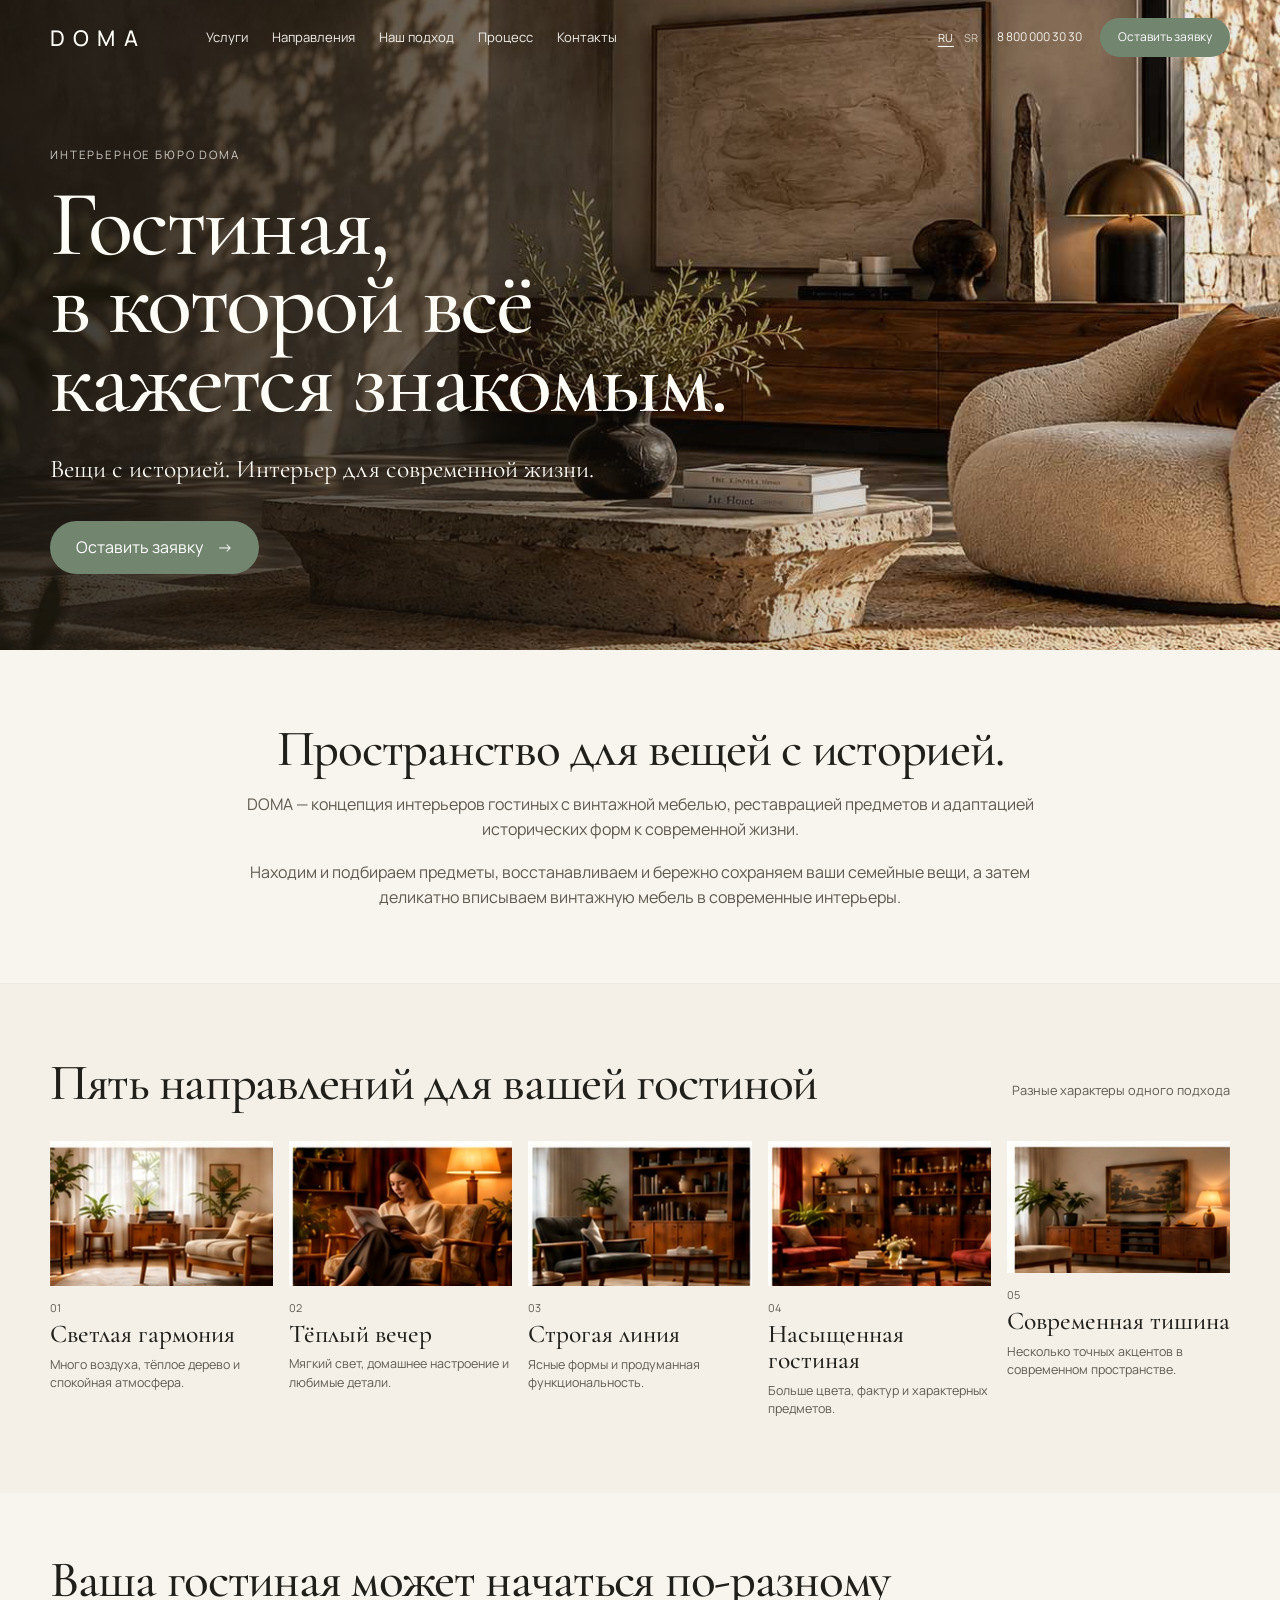
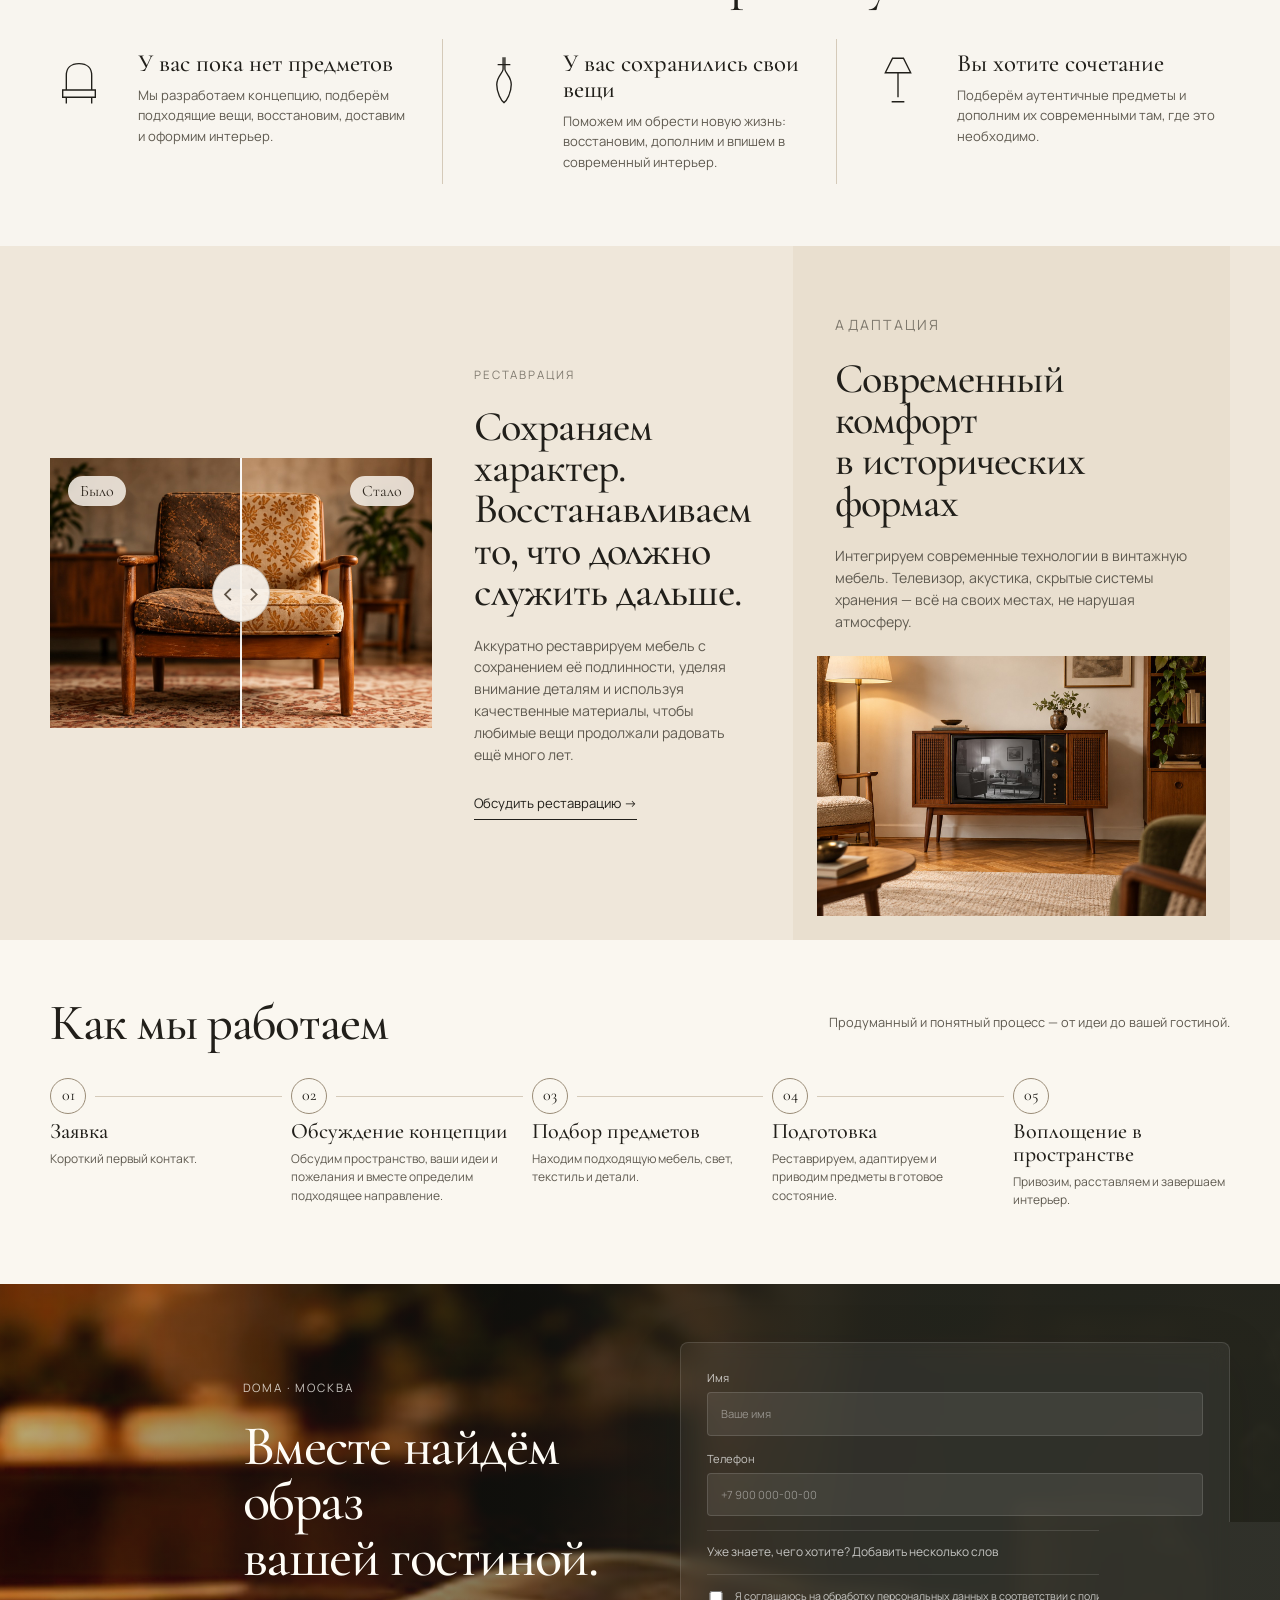
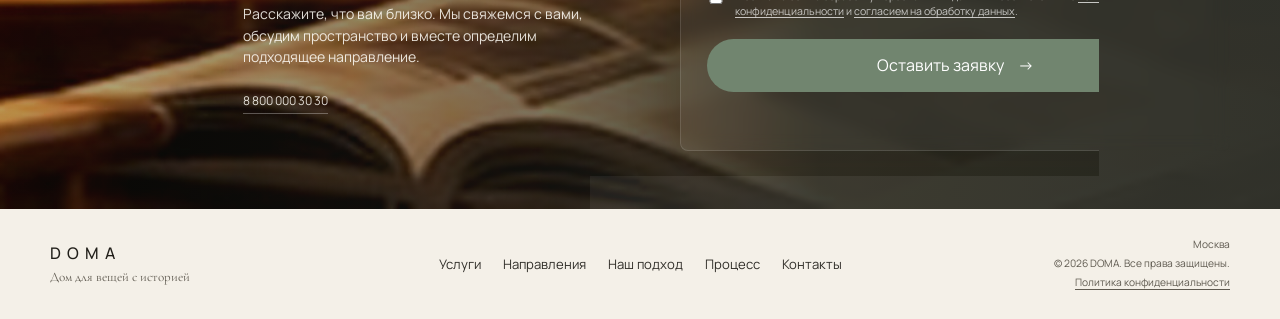
<file: index.html>
<!doctype html>
<html lang="ru">
<head>
  <meta charset="utf-8">
  <meta name="viewport" content="width=device-width, initial-scale=1">
  <meta name="description" content="Интерьеры гостиных с винтажной мебелью: подбор предметов, реставрация семейных вещей и современный комфорт в исторических формах.">
  <meta name="robots" content="index,follow,max-image-preview:large">
  <meta name="theme-color" content="#2d2a20">
  <link rel="canonical" href="https://dm-mitrii.github.io/DOMA-Landing/">
  <meta property="og:type" content="website">
  <meta property="og:site_name" content="DOMA">
  <meta property="og:locale" content="ru_RU">
  <meta property="og:title" content="DOMA — вещи с историей, интерьер для современной жизни">
  <meta property="og:description" content="Гостиные с вещами с историей и комфортом современной жизни.">
  <meta property="og:url" content="https://dm-mitrii.github.io/DOMA-Landing/">
  <meta property="og:image" content="https://dm-mitrii.github.io/DOMA-Landing/assets/hero-new.jpg">
  <meta name="twitter:card" content="summary_large_image">
  <title>Дизайн гостиной с винтажной мебелью — DOMA</title>
  <link rel="preconnect" href="https://fonts.googleapis.com">
  <link rel="preconnect" href="https://fonts.gstatic.com" crossorigin>
  <link href="https://fonts.googleapis.com/css2?family=Cormorant+Garamond:wght@400;500;600&family=Manrope:wght@400;500;600&display=swap" rel="stylesheet">
  <link rel="alternate" hreflang="ru" href="https://dm-mitrii.github.io/DOMA-Landing/">
  <link rel="alternate" hreflang="sr-Latn" href="https://dm-mitrii.github.io/DOMA-Landing/sr/">
  <link rel="alternate" hreflang="x-default" href="https://dm-mitrii.github.io/DOMA-Landing/">
  <link rel="preload" as="image" href="assets/hero-new.jpg" fetchpriority="high">
  <link rel="icon" href="favicon.svg" type="image/svg+xml">
  <link rel="stylesheet" href="styles.css">
  <script type="application/ld+json">
  {
    "@context": "https://schema.org",
    "@type": "WebSite",
    "name": "DOMA",
    "url": "https://dm-mitrii.github.io/DOMA-Landing/",
    "description": "Интерьеры гостиных с винтажной мебелью, реставрацией предметов и современным комфортом в исторических формах.",
    "inLanguage": ["ru", "sr-Latn"]
  }
  </script>
</head>
<body>
  <a class="skip-link" href="#main-content">Перейти к содержанию</a>
  <header class="site-header" id="top">
    <div class="container header-row">
      <a class="brand" href="#top" aria-label="DOMA — на главную">DOMA</a>
      <button class="menu-toggle" type="button" aria-expanded="false" aria-controls="main-nav" aria-label="Открыть меню">
        <span></span><span></span>
      </button>
      <nav class="main-nav" id="main-nav" aria-label="Основная навигация">
        <a href="#services">Услуги</a>
        <a href="#directions">Направления</a>
        <a href="#approach">Наш подход</a>
        <a href="#process">Процесс</a>
        <a href="#contacts">Контакты</a>
      </nav>
      <div class="header-meta">
        <div class="language-switch" aria-label="Языки">
          <a class="active" href="index.html" lang="ru" aria-current="page">RU</a>
          <a href="sr/index.html" lang="sr-Latn">SR</a>
        </div>
        <a class="header-phone" href="tel:+78000003030">8 800 000 30 30</a>
        <a class="button button-small" href="#contacts">Оставить заявку</a>
      </div>
    </div>
  </header>

  <main id="main-content">
    <section class="hero" aria-labelledby="hero-title">
      <img class="hero-media" src="assets/hero-new.jpg" width="1920" height="654" alt="Тёплая гостиная с деревянной мебелью, креслами и мягким светом" fetchpriority="high" decoding="async">
      <div class="hero-shade"></div>
      <div class="container hero-content">
        <p class="eyebrow">Интерьерное бюро DOMA</p>
        <h1 id="hero-title">Гостиная,<br>в которой всё<br>кажется знакомым.</h1>
        <p class="hero-lead">Вещи с историей. Интерьер для современной жизни.</p>
        <a class="button" href="#contacts">Оставить заявку <span aria-hidden="true">→</span></a>
      </div>
    </section>

    <section class="intro section" id="approach">
      <div class="container intro-inner">
        <h2>Пространство для вещей с историей.</h2>
        <p>DOMA — концепция интерьеров гостиных с винтажной мебелью, реставрацией предметов и адаптацией исторических форм к современной жизни.</p>
        <p>Находим и подбираем предметы, восстанавливаем и бережно сохраняем ваши семейные вещи, а затем деликатно вписываем винтажную мебель в современные интерьеры.</p>
      </div>
    </section>

    <section class="section directions" id="directions">
      <div class="container">
        <div class="section-heading-row">
          <h2>Пять направлений для вашей гостиной</h2>
          <span class="quiet-link">Разные характеры одного подхода</span>
        </div>

        <div class="direction-grid" role="list">
          <article class="direction-card" role="listitem">
            <img src="assets/direction-1.jpg" width="1110" height="725" alt="Светлая гостиная с деревянной мебелью и спокойной палитрой" loading="lazy" decoding="async">
            <div class="direction-number">01</div>
            <h3>Светлая гармония</h3>
            <p>Много воздуха, тёплое дерево и спокойная атмосфера.</p>
          </article>
          <article class="direction-card" role="listitem">
            <img src="assets/direction-2.jpg" width="1115" height="725" alt="Женщина читает журнал в кресле при тёплом свете торшера" loading="lazy" decoding="async">
            <div class="direction-number">02</div>
            <h3>Тёплый вечер</h3>
            <p>Мягкий свет, домашнее настроение и любимые детали.</p>
          </article>
          <article class="direction-card" role="listitem">
            <img src="assets/direction-3.jpg" width="1110" height="725" alt="Строгая гостиная с лаконичной деревянной мебелью" loading="lazy" decoding="async">
            <div class="direction-number">03</div>
            <h3>Строгая линия</h3>
            <p>Ясные формы и продуманная функциональность.</p>
          </article>
          <article class="direction-card" role="listitem">
            <img src="assets/direction-4.jpg" width="1115" height="725" alt="Насыщенная гостиная с сервантом, ковром и тёплым светом" loading="lazy" decoding="async">
            <div class="direction-number">04</div>
            <h3>Насыщенная гостиная</h3>
            <p>Больше цвета, фактур и характерных предметов.</p>
          </article>
          <article class="direction-card" role="listitem">
            <img src="assets/direction-5.jpg" width="1220" height="725" alt="Современная спокойная гостиная с несколькими винтажными акцентами" loading="lazy" decoding="async">
            <div class="direction-number">05</div>
            <h3>Современная тишина</h3>
            <p>Несколько точных акцентов в современном пространстве.</p>
          </article>
        </div>
      </div>
    </section>

    <section class="section services" id="services">
      <div class="container">
        <h2>Ваша гостиная может начаться по-разному</h2>
        <div class="service-grid">
          <article class="service-item">
            <svg viewBox="0 0 64 64" aria-hidden="true"><path d="M18 43V27c0-8 5-13 14-13s14 5 14 13v16M14 43h36v8H14zM18 51v7M46 51v7"/></svg>
            <div><h3>У вас пока нет предметов</h3><p>Мы разработаем концепцию, подберём подходящие вещи, восстановим, доставим и оформим интерьер.</p></div>
          </article>
          <article class="service-item">
            <svg viewBox="0 0 64 64" aria-hidden="true"><path d="M31 7v13c0 4-7 8-7 17 0 9 5 18 8 20 3-2 8-11 8-20 0-9-7-13-7-17V7M25 15h14"/></svg>
            <div><h3>У вас сохранились свои вещи</h3><p>Поможем им обрести новую жизнь: восстановим, дополним и впишем в современный интерьер.</p></div>
          </article>
          <article class="service-item">
            <svg viewBox="0 0 64 64" aria-hidden="true"><path d="M18 24h28L38 8H26zM32 24v27M25 56h14"/></svg>
            <div><h3>Вы хотите сочетание</h3><p>Подберём аутентичные предметы и дополним их современными там, где это необходимо.</p></div>
          </article>
        </div>
      </div>
    </section>

    <section class="craft-section">
      <div class="container craft-grid">
        <div class="restoration-visual">
          <div class="restoration-compare" data-compare style="--position: 50%;">
            <img class="restoration-image restoration-after" src="assets/restoration-after.jpg" width="1420" height="1003" alt="Кресло после реставрации" loading="lazy" decoding="async">
            <div class="restoration-before-wrap">
              <img class="restoration-image restoration-before" src="assets/restoration-before.jpg" width="1420" height="1003" alt="Кресло до реставрации" loading="lazy" decoding="async">
            </div>
            <span class="restoration-label restoration-label-before">Было</span>
            <span class="restoration-label restoration-label-after">Стало</span>
            <div class="restoration-divider" aria-hidden="true">
              <span class="restoration-handle"><span>‹</span><span>›</span></span>
            </div>
            <input class="restoration-range" type="range" min="0" max="100" value="50" aria-label="Сравнить кресло до и после реставрации">
          </div>
        </div>
        <div class="craft-copy">
          <p class="eyebrow dark">Реставрация</p>
          <h2>Сохраняем характер.<br>Восстанавливаем то, что должно служить дальше.</h2>
          <p>Аккуратно реставрируем мебель с сохранением её подлинности, уделяя внимание деталям и используя качественные материалы, чтобы любимые вещи продолжали радовать ещё много лет.</p>
          <a class="text-button" href="#contacts">Обсудить реставрацию <span aria-hidden="true">→</span></a>
        </div>
        <div class="technology-card">
          <div class="technology-copy">
            <p class="eyebrow dark">Адаптация</p>
            <h2>Современный комфорт<br>в исторических формах</h2>
            <p>Интегрируем современные технологии в винтажную мебель. Телевизор, акустика, скрытые системы хранения — всё на своих местах, не нарушая атмосферу.</p>
          </div>
          <img src="assets/tv.jpg" width="1536" height="1024" alt="Телевизор в деревянном корпусе в стилистике 1970-х на высоких ножках" loading="lazy" decoding="async">
        </div>
      </div>
    </section>

    <section class="section process" id="process">
      <div class="container">
        <div class="section-heading-row process-heading">
          <h2>Как мы работаем</h2>
          <p>Продуманный и понятный процесс — от идеи до вашей гостиной.</p>
        </div>
        <ol class="process-list">
          <li><span>01</span><h3>Заявка</h3><p>Короткий первый контакт.</p></li>
          <li><span>02</span><h3>Обсуждение концепции</h3><p>Обсудим пространство, ваши идеи и пожелания и вместе определим подходящее направление.</p></li>
          <li><span>03</span><h3>Подбор предметов</h3><p>Находим подходящую мебель, свет, текстиль и детали.</p></li>
          <li><span>04</span><h3>Подготовка</h3><p>Реставрируем, адаптируем и приводим предметы в готовое состояние.</p></li>
          <li><span>05</span><h3>Воплощение в пространстве</h3><p>Привозим, расставляем и завершаем интерьер.</p></li>
        </ol>
      </div>
    </section>

    <section class="contact-section" id="contacts">
      <img class="contact-media" src="assets/cta.jpg" width="2400" height="430" alt="" loading="lazy" decoding="async" aria-hidden="true">
      <div class="contact-shade" aria-hidden="true"></div>
      <div class="container contact-grid">
        <div class="contact-copy">
          <p class="eyebrow">DOMA · Москва</p>
          <h2>Вместе найдём образ<br>вашей гостиной.</h2>
          <p>Расскажите, что вам близко. Мы свяжемся с вами, обсудим пространство и вместе определим подходящее направление.</p>
          <div class="contact-notes">
            <a href="tel:+78000003030">8 800 000 30 30</a>
          </div>
        </div>

        <form class="lead-form" id="lead-form" action="https://formsubmit.co/d2359011@gmail.com" method="POST" novalidate>
          <input type="hidden" name="_subject" value="Новая заявка с сайта DOMA">
          <input type="hidden" name="_template" value="table">
          <input type="text" name="_honey" class="honey" tabindex="-1" autocomplete="off" aria-hidden="true">

          <label>Имя
            <input type="text" name="name" autocomplete="name" required placeholder="Ваше имя">
          </label>
          <label>Телефон
            <input type="tel" name="phone" autocomplete="tel" inputmode="tel" required placeholder="+7 900 000-00-00">
          </label>

          <button class="optional-toggle" type="button" aria-expanded="false" aria-controls="optional-message">
            Уже знаете, чего хотите? Добавить несколько слов <span aria-hidden="true">⌄</span>
          </button>
          <div class="optional-message" id="optional-message" hidden>
            <label>Комментарий <span class="optional">необязательно</span>
              <textarea name="message" rows="4" placeholder="Например, какие вещи уже есть или какую атмосферу вы представляете"></textarea>
            </label>
          </div>

          <label class="consent-row">
            <input type="checkbox" name="consent" value="yes" required>
            <span>Я соглашаюсь на обработку персональных данных в соответствии с <a href="privacy.html" target="_blank" rel="noopener">политикой конфиденциальности</a> и <a href="consent.html" target="_blank" rel="noopener">согласием на обработку данных</a>.</span>
          </label>

          <button class="button form-submit" type="submit">Оставить заявку <span aria-hidden="true">→</span></button>
          <p class="form-status" id="form-status" role="status" aria-live="polite"></p>
        </form>
      </div>
    </section>
  </main>

  <footer class="footer">
    <div class="container footer-row">
      <div>
        <div class="brand footer-brand">DOMA</div>
        <div class="footer-tagline">Дом для вещей с историей</div>
      </div>
      <nav class="footer-nav" aria-label="Навигация в подвале">
        <a href="#services">Услуги</a>
        <a href="#directions">Направления</a>
        <a href="#approach">Наш подход</a>
        <a href="#process">Процесс</a>
        <a href="#contacts">Контакты</a>
      </nav>
      <div class="footer-legal">
        <span>Москва</span>
        <span>© 2026 DOMA. Все права защищены.</span>
        <a href="privacy.html">Политика конфиденциальности</a>
      </div>
    </div>
  </footer>

  <script src="script.js"></script>
</body>
</html>
</file>
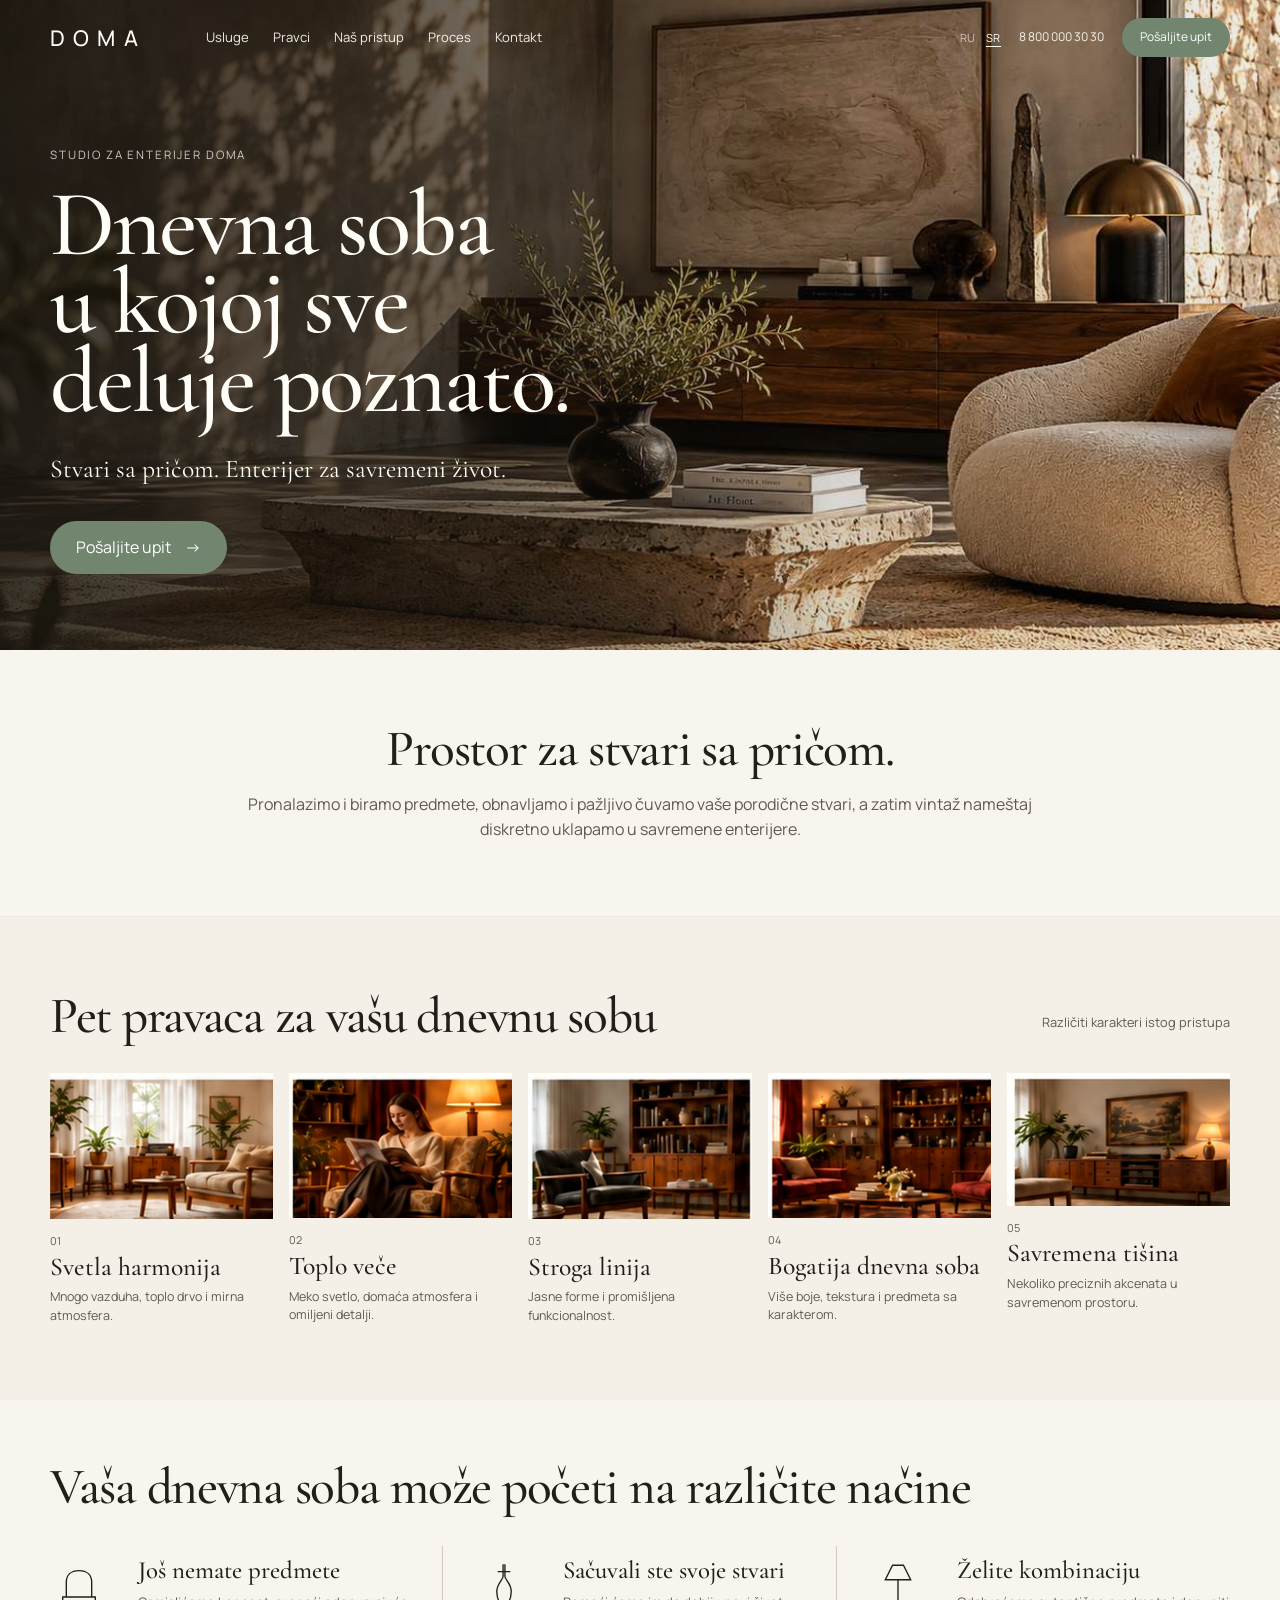
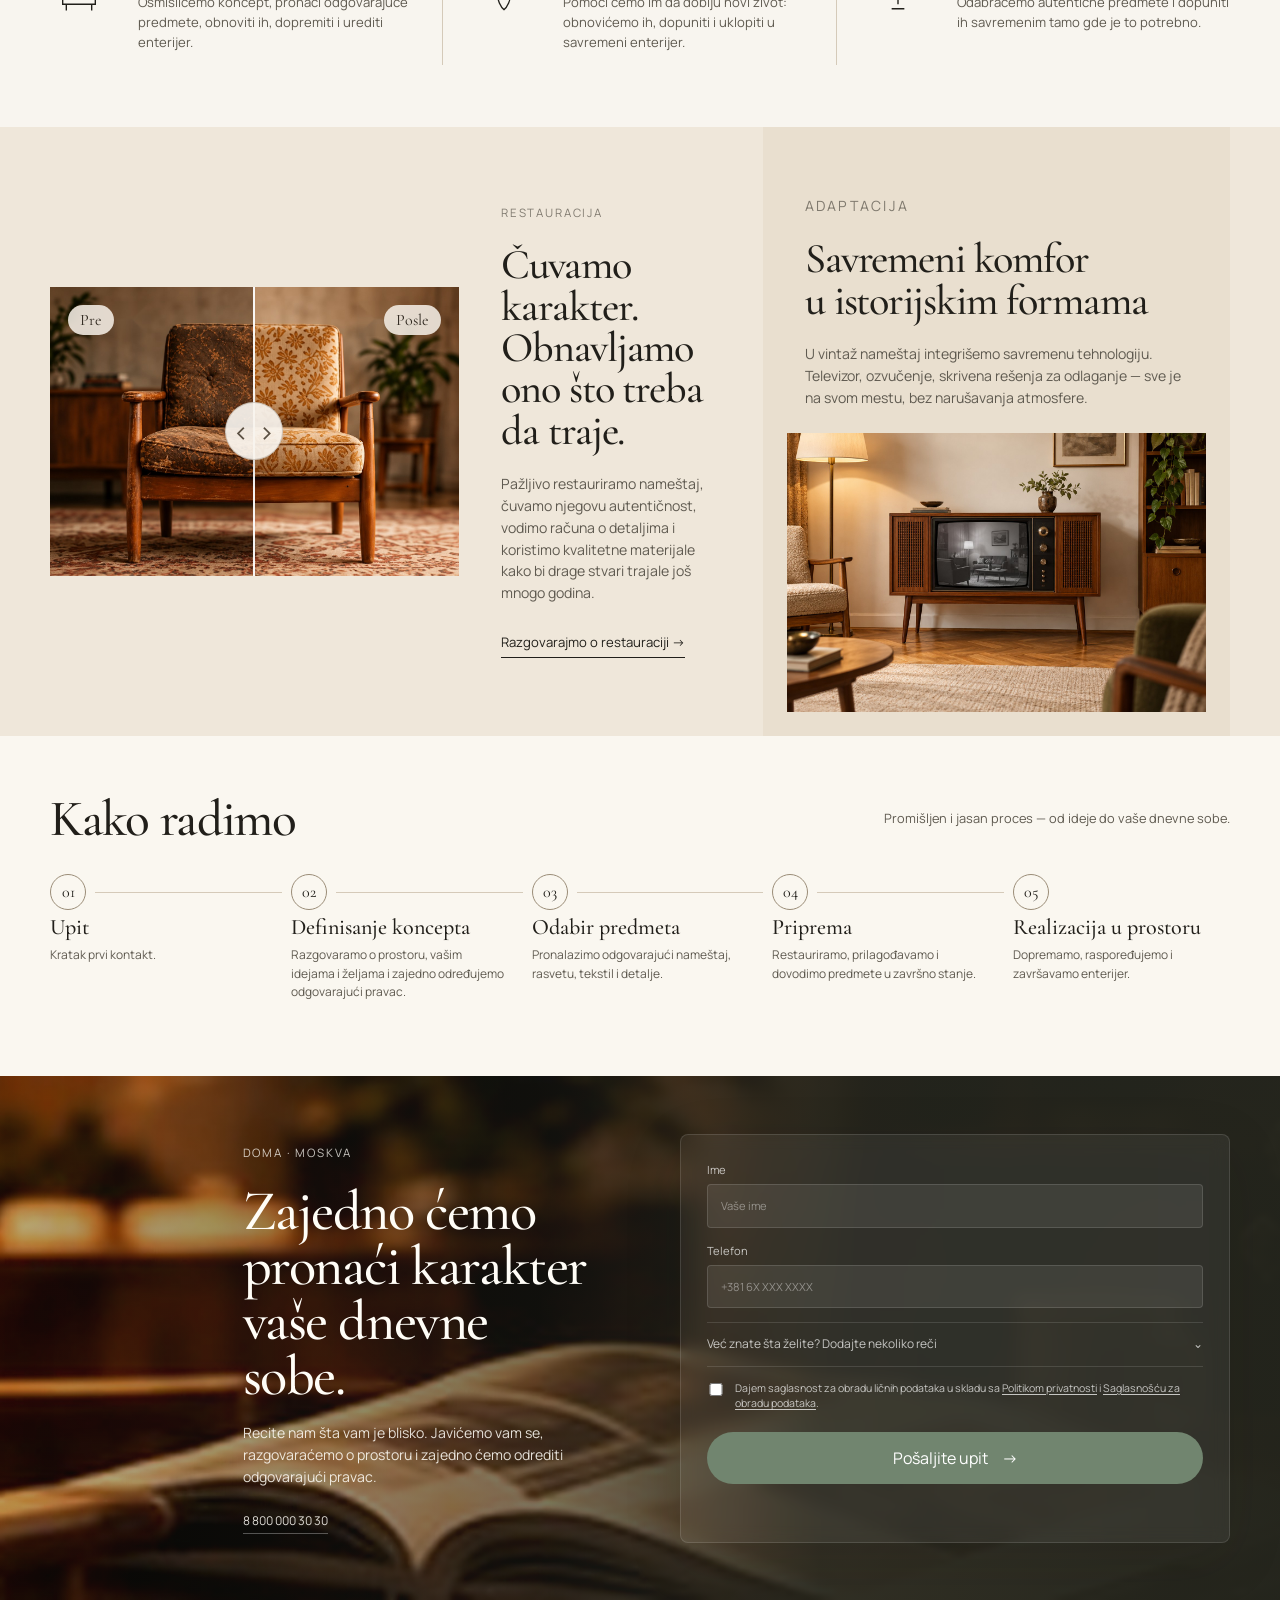
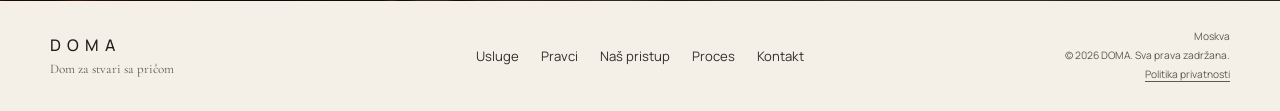
<file: sr/index.html>
<!doctype html>
<html lang="sr-Latn">
<head>
  <meta charset="utf-8">
  <meta name="viewport" content="width=device-width, initial-scale=1">
  <meta name="description" content="DOMA — studio za enterijer. Dnevne sobe sa predmetima koji imaju istoriju i komforom savremenog života.">
  <meta name="robots" content="index,follow,max-image-preview:large">
  <meta name="theme-color" content="#2d2a20">
  <link rel="canonical" href="https://dm-mitrii.github.io/DOMA-Landing/sr/">
  <meta property="og:type" content="website">
  <meta property="og:site_name" content="DOMA">
  <meta property="og:locale" content="sr_RS">
  <meta property="og:title" content="DOMA — stvari sa pričom, enterijer za savremeni život">
  <meta property="og:description" content="Dnevne sobe sa stvarima sa pričom i komforom savremenog života.">
  <meta property="og:url" content="https://dm-mitrii.github.io/DOMA-Landing/sr/">
  <meta property="og:image" content="https://dm-mitrii.github.io/DOMA-Landing/assets/hero-new.jpg">
  <meta name="twitter:card" content="summary_large_image">
  <title>DOMA — stvari sa pričom, enterijer za savremeni život</title>
  <link rel="preconnect" href="https://fonts.googleapis.com">
  <link rel="preconnect" href="https://fonts.gstatic.com" crossorigin>
  <link href="https://fonts.googleapis.com/css2?family=Cormorant+Garamond:wght@400;500;600&family=Manrope:wght@400;500;600&display=swap" rel="stylesheet">
  <link rel="alternate" hreflang="ru" href="https://dm-mitrii.github.io/DOMA-Landing/">
  <link rel="alternate" hreflang="sr-Latn" href="https://dm-mitrii.github.io/DOMA-Landing/sr/">
  <link rel="alternate" hreflang="x-default" href="https://dm-mitrii.github.io/DOMA-Landing/">
  <link rel="preload" as="image" href="../assets/hero-new.jpg" fetchpriority="high">
  <link rel="icon" href="../favicon.svg" type="image/svg+xml">
  <link rel="stylesheet" href="../styles.css">
</head>
<body>
  <a class="skip-link" href="#main-content">Pređi na sadržaj</a>
  <header class="site-header" id="top">
    <div class="container header-row">
      <a class="brand" href="#top" aria-label="DOMA — početna">DOMA</a>
      <button class="menu-toggle" type="button" aria-expanded="false" aria-controls="main-nav" aria-label="Otvori meni">
        <span></span><span></span>
      </button>
      <nav class="main-nav" id="main-nav" aria-label="Glavna navigacija">
        <a href="#services">Usluge</a>
        <a href="#directions">Pravci</a>
        <a href="#approach">Naš pristup</a>
        <a href="#process">Proces</a>
        <a href="#contacts">Kontakt</a>
      </nav>
      <div class="header-meta">
        <div class="language-switch" aria-label="Jezici">
          <a href="../index.html" lang="ru">RU</a>
          <a class="active" href="index.html" lang="sr-Latn" aria-current="page">SR</a>
        </div>
        <a class="header-phone" href="tel:+78000003030">8 800 000 30 30</a>
        <a class="button button-small" href="#contacts">Pošaljite upit</a>
      </div>
    </div>
  </header>

  <main id="main-content">
    <section class="hero" aria-labelledby="hero-title">
      <img class="hero-media" src="../assets/hero-new.jpg" width="1920" height="654" alt="Topla dnevna soba sa drvenim nameštajem, foteljama i mekim svetlom" fetchpriority="high" decoding="async">
      <div class="hero-shade"></div>
      <div class="container hero-content">
        <p class="eyebrow">Studio za enterijer DOMA</p>
        <h1 id="hero-title">Dnevna soba<br>u kojoj sve<br>deluje poznato.</h1>
        <p class="hero-lead">Stvari sa pričom. Enterijer za savremeni život.</p>
        <a class="button" href="#contacts">Pošaljite upit <span aria-hidden="true">→</span></a>
      </div>
    </section>

    <section class="intro section" id="approach">
      <div class="container intro-inner">
        <h2>Prostor za stvari sa pričom.</h2>
        <p>Pronalazimo i biramo predmete, obnavljamo i pažljivo čuvamo vaše porodične stvari, a zatim vintaž nameštaj diskretno uklapamo u savremene enterijere.</p>
      </div>
    </section>

    <section class="section directions" id="directions">
      <div class="container">
        <div class="section-heading-row">
          <h2>Pet pravaca za vašu dnevnu sobu</h2>
          <span class="quiet-link">Različiti karakteri istog pristupa</span>
        </div>

        <div class="direction-grid" role="list">
          <article class="direction-card" role="listitem">
            <img src="../assets/direction-1.jpg" width="1110" height="725" alt="Svetla dnevna soba sa drvenim nameštajem i mirnom paletom" loading="lazy" decoding="async">
            <div class="direction-number">01</div>
            <h3>Svetla harmonija</h3>
            <p>Mnogo vazduha, toplo drvo i mirna atmosfera.</p>
          </article>
          <article class="direction-card" role="listitem">
            <img src="../assets/direction-2.jpg" width="1115" height="725" alt="Žena čita časopis u fotelji uz toplo svetlo podne lampe" loading="lazy" decoding="async">
            <div class="direction-number">02</div>
            <h3>Toplo veče</h3>
            <p>Meko svetlo, domaća atmosfera i omiljeni detalji.</p>
          </article>
          <article class="direction-card" role="listitem">
            <img src="../assets/direction-3.jpg" width="1110" height="725" alt="Stroga dnevna soba sa svedenim drvenim nameštajem" loading="lazy" decoding="async">
            <div class="direction-number">03</div>
            <h3>Stroga linija</h3>
            <p>Jasne forme i promišljena funkcionalnost.</p>
          </article>
          <article class="direction-card" role="listitem">
            <img src="../assets/direction-4.jpg" width="1115" height="725" alt="Bogata dnevna soba sa vitrinom, tepihom i toplim svetlom" loading="lazy" decoding="async">
            <div class="direction-number">04</div>
            <h3>Bogatija dnevna soba</h3>
            <p>Više boje, tekstura i predmeta sa karakterom.</p>
          </article>
          <article class="direction-card" role="listitem">
            <img src="../assets/direction-5.jpg" width="1220" height="725" alt="Savremena mirna dnevna soba sa nekoliko vintaž akcenata" loading="lazy" decoding="async">
            <div class="direction-number">05</div>
            <h3>Savremena tišina</h3>
            <p>Nekoliko preciznih akcenata u savremenom prostoru.</p>
          </article>
        </div>
      </div>
    </section>

    <section class="section services" id="services">
      <div class="container">
        <h2>Vaša dnevna soba može početi na različite načine</h2>
        <div class="service-grid">
          <article class="service-item">
            <svg viewBox="0 0 64 64" aria-hidden="true"><path d="M18 43V27c0-8 5-13 14-13s14 5 14 13v16M14 43h36v8H14zM18 51v7M46 51v7"/></svg>
            <div><h3>Još nemate predmete</h3><p>Osmislićemo koncept, pronaći odgovarajuće predmete, obnoviti ih, dopremiti i urediti enterijer.</p></div>
          </article>
          <article class="service-item">
            <svg viewBox="0 0 64 64" aria-hidden="true"><path d="M31 7v13c0 4-7 8-7 17 0 9 5 18 8 20 3-2 8-11 8-20 0-9-7-13-7-17V7M25 15h14"/></svg>
            <div><h3>Sačuvali ste svoje stvari</h3><p>Pomoći ćemo im da dobiju novi život: obnovićemo ih, dopuniti i uklopiti u savremeni enterijer.</p></div>
          </article>
          <article class="service-item">
            <svg viewBox="0 0 64 64" aria-hidden="true"><path d="M18 24h28L38 8H26zM32 24v27M25 56h14"/></svg>
            <div><h3>Želite kombinaciju</h3><p>Odabraćemo autentične predmete i dopuniti ih savremenim tamo gde je to potrebno.</p></div>
          </article>
        </div>
      </div>
    </section>

    <section class="craft-section">
      <div class="container craft-grid">
        <div class="restoration-visual">
          <div class="restoration-compare" data-compare style="--position: 50%;">
            <img class="restoration-image restoration-after" src="../assets/restoration-after.jpg" width="1420" height="1003" alt="Fotelja posle restauracije" loading="lazy" decoding="async">
            <div class="restoration-before-wrap">
              <img class="restoration-image restoration-before" src="../assets/restoration-before.jpg" width="1420" height="1003" alt="Fotelja pre restauracije" loading="lazy" decoding="async">
            </div>
            <span class="restoration-label restoration-label-before">Pre</span>
            <span class="restoration-label restoration-label-after">Posle</span>
            <div class="restoration-divider" aria-hidden="true">
              <span class="restoration-handle"><span>‹</span><span>›</span></span>
            </div>
            <input class="restoration-range" type="range" min="0" max="100" value="50" aria-label="Uporedi fotelju pre i posle restauracije">
          </div>
        </div>
        <div class="craft-copy">
          <p class="eyebrow dark">Restauracija</p>
          <h2>Čuvamo karakter.<br>Obnavljamo ono što treba da traje.</h2>
          <p>Pažljivo restauriramo nameštaj, čuvamo njegovu autentičnost, vodimo računa o detaljima i koristimo kvalitetne materijale kako bi drage stvari trajale još mnogo godina.</p>
          <a class="text-button" href="#contacts">Razgovarajmo o restauraciji <span aria-hidden="true">→</span></a>
        </div>
        <div class="technology-card">
          <div class="technology-copy">
            <p class="eyebrow dark">Adaptacija</p>
            <h2>Savremeni komfor<br>u istorijskim formama</h2>
            <p>U vintaž nameštaj integrišemo savremenu tehnologiju. Televizor, ozvučenje, skrivena rešenja za odlaganje — sve je na svom mestu, bez narušavanja atmosfere.</p>
          </div>
          <img src="../assets/tv.jpg" width="1536" height="1024" alt="Televizor u drvenom kućištu u stilu sedamdesetih, na visokim nogama" loading="lazy" decoding="async">
        </div>
      </div>
    </section>

    <section class="section process" id="process">
      <div class="container">
        <div class="section-heading-row process-heading">
          <h2>Kako radimo</h2>
          <p>Promišljen i jasan proces — od ideje do vaše dnevne sobe.</p>
        </div>
        <ol class="process-list">
          <li><span>01</span><h3>Upit</h3><p>Kratak prvi kontakt.</p></li>
          <li><span>02</span><h3>Definisanje koncepta</h3><p>Razgovaramo o prostoru, vašim idejama i željama i zajedno određujemo odgovarajući pravac.</p></li>
          <li><span>03</span><h3>Odabir predmeta</h3><p>Pronalazimo odgovarajući nameštaj, rasvetu, tekstil i detalje.</p></li>
          <li><span>04</span><h3>Priprema</h3><p>Restauriramo, prilagođavamo i dovodimo predmete u završno stanje.</p></li>
          <li><span>05</span><h3>Realizacija u prostoru</h3><p>Dopremamo, raspoređujemo i završavamo enterijer.</p></li>
        </ol>
      </div>
    </section>

    <section class="contact-section" id="contacts">
      <img class="contact-media" src="../assets/cta.jpg" width="2400" height="430" alt="" loading="lazy" decoding="async" aria-hidden="true">
      <div class="contact-shade" aria-hidden="true"></div>
      <div class="container contact-grid">
        <div class="contact-copy">
          <p class="eyebrow">DOMA · Moskva</p>
          <h2>Zajedno ćemo pronaći karakter<br>vaše dnevne sobe.</h2>
          <p>Recite nam šta vam je blisko. Javićemo vam se, razgovaraćemo o prostoru i zajedno ćemo odrediti odgovarajući pravac.</p>
          <div class="contact-notes">
            <a href="tel:+78000003030">8 800 000 30 30</a>
          </div>
        </div>

        <form class="lead-form" id="lead-form" action="https://formsubmit.co/d2359011@gmail.com" method="POST" novalidate>
          <input type="hidden" name="_subject" value="Novi upit sa sajta DOMA (SR)">
          <input type="hidden" name="_template" value="table">
          <input type="text" name="_honey" class="honey" tabindex="-1" autocomplete="off" aria-hidden="true">

          <label>Ime
            <input type="text" name="name" autocomplete="name" required placeholder="Vaše ime">
          </label>
          <label>Telefon
            <input type="tel" name="phone" autocomplete="tel" inputmode="tel" required placeholder="+381 6X XXX XXXX">
          </label>

          <button class="optional-toggle" type="button" aria-expanded="false" aria-controls="optional-message">
            Već znate šta želite? Dodajte nekoliko reči <span aria-hidden="true">⌄</span>
          </button>
          <div class="optional-message" id="optional-message" hidden>
            <label>Komentar <span class="optional">nije obavezno</span>
              <textarea name="message" rows="4" placeholder="Na primer, koje stvari već imate ili kakvu atmosferu zamišljate"></textarea>
            </label>
          </div>

          <label class="consent-row">
            <input type="checkbox" name="consent" value="yes" required>
            <span>Dajem saglasnost za obradu ličnih podataka u skladu sa <a href="privacy.html" target="_blank" rel="noopener">Politikom privatnosti</a> i <a href="consent.html" target="_blank" rel="noopener">Saglasnošću za obradu podataka</a>.</span>
          </label>

          <button class="button form-submit" type="submit">Pošaljite upit <span aria-hidden="true">→</span></button>
          <p class="form-status" id="form-status" role="status" aria-live="polite"></p>
        </form>
      </div>
    </section>
  </main>

  <footer class="footer">
    <div class="container footer-row">
      <div>
        <div class="brand footer-brand">DOMA</div>
        <div class="footer-tagline">Dom za stvari sa pričom</div>
      </div>
      <nav class="footer-nav" aria-label="Navigacija u podnožju">
        <a href="#services">Usluge</a>
        <a href="#directions">Pravci</a>
        <a href="#approach">Naš pristup</a>
        <a href="#process">Proces</a>
        <a href="#contacts">Kontakt</a>
      </nav>
      <div class="footer-legal">
        <span>Moskva</span>
        <span>© 2026 DOMA. Sva prava zadržana.</span>
        <a href="privacy.html">Politika privatnosti</a>
      </div>
    </div>
  </footer>

  <script src="../script.js"></script>
</body>
</html>
</file>
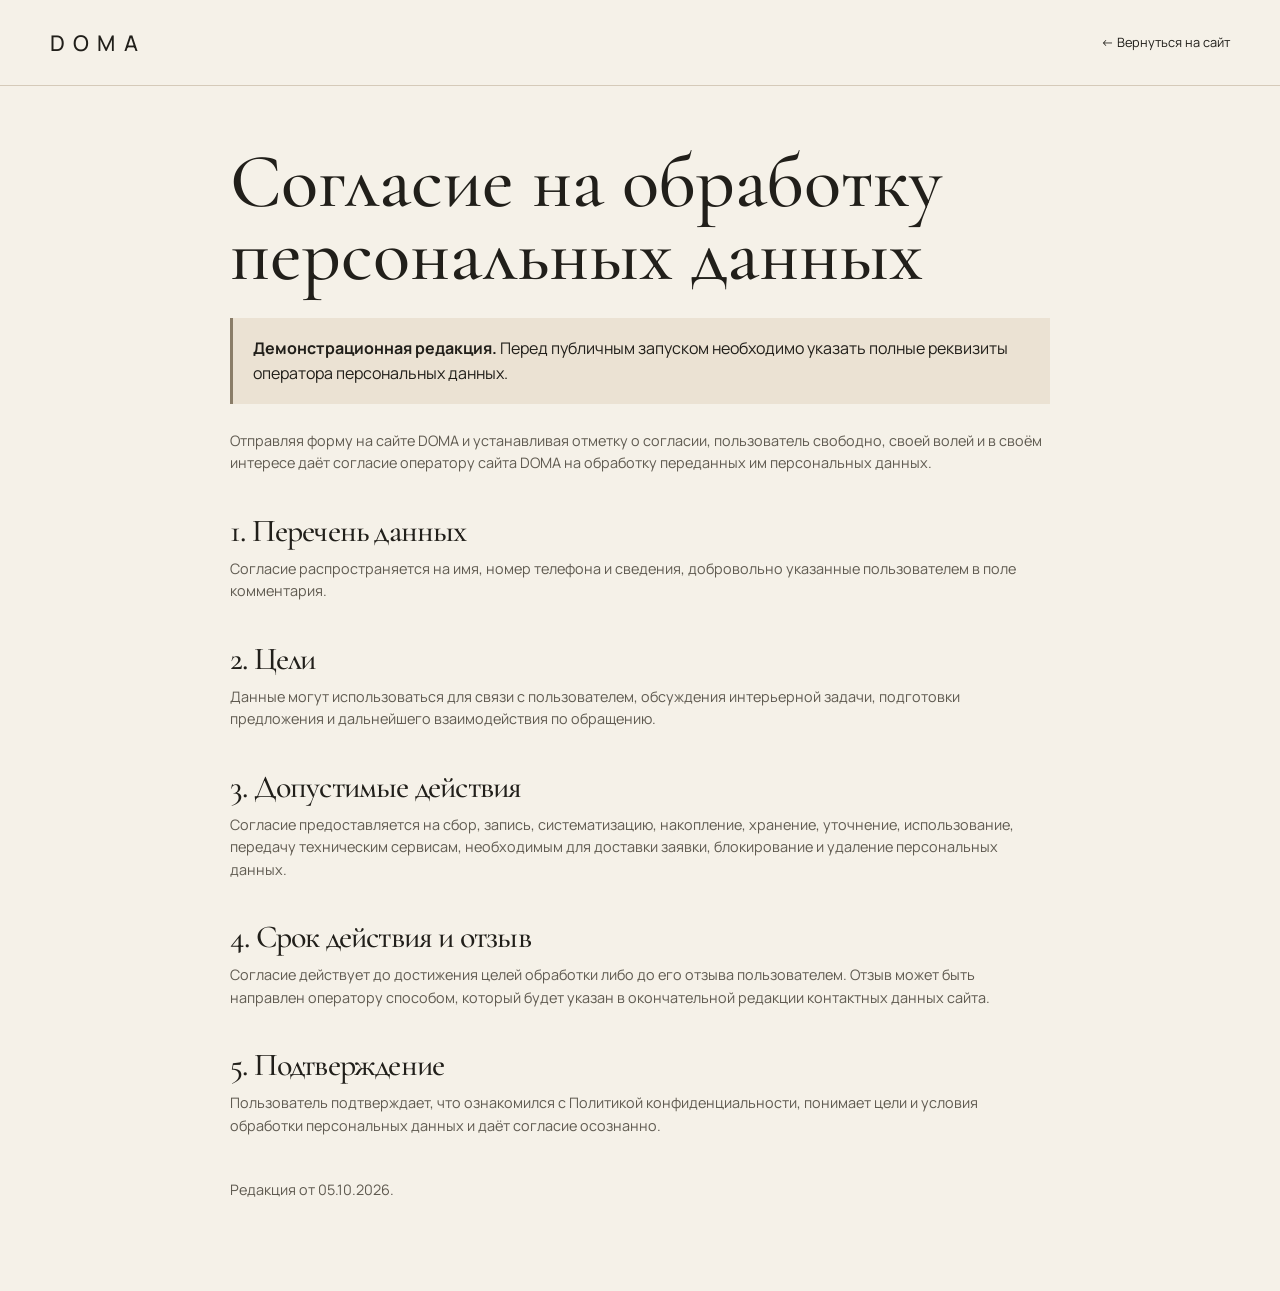
<file: consent.html>
<!doctype html>
<html lang="ru">
<head>
  <meta charset="utf-8">
  <meta name="viewport" content="width=device-width, initial-scale=1">
  <title>Согласие на обработку персональных данных — DOMA</title>
  <link rel="preconnect" href="https://fonts.googleapis.com">
  <link rel="preconnect" href="https://fonts.gstatic.com" crossorigin>
  <link href="https://fonts.googleapis.com/css2?family=Cormorant+Garamond:wght@400;500;600&family=Manrope:wght@400;500;600&display=swap" rel="stylesheet">
  <link rel="stylesheet" href="styles.css">
</head>
<body class="legal-page">
  <header class="legal-header">
    <div class="container"><a class="brand" href="index.html">DOMA</a><a class="legal-back" href="index.html#contacts">← Вернуться на сайт</a></div>
  </header>
  <main class="legal-main">
    <div class="container legal-content">
      <h1>Согласие на обработку персональных данных</h1>
      <div class="legal-note"><strong>Демонстрационная редакция.</strong> Перед публичным запуском необходимо указать полные реквизиты оператора персональных данных.</div>

      <p>Отправляя форму на сайте DOMA и устанавливая отметку о согласии, пользователь свободно, своей волей и в своём интересе даёт согласие оператору сайта DOMA на обработку переданных им персональных данных.</p>

      <h2>1. Перечень данных</h2>
      <p>Согласие распространяется на имя, номер телефона и сведения, добровольно указанные пользователем в поле комментария.</p>

      <h2>2. Цели</h2>
      <p>Данные могут использоваться для связи с пользователем, обсуждения интерьерной задачи, подготовки предложения и дальнейшего взаимодействия по обращению.</p>

      <h2>3. Допустимые действия</h2>
      <p>Согласие предоставляется на сбор, запись, систематизацию, накопление, хранение, уточнение, использование, передачу техническим сервисам, необходимым для доставки заявки, блокирование и удаление персональных данных.</p>

      <h2>4. Срок действия и отзыв</h2>
      <p>Согласие действует до достижения целей обработки либо до его отзыва пользователем. Отзыв может быть направлен оператору способом, который будет указан в окончательной редакции контактных данных сайта.</p>

      <h2>5. Подтверждение</h2>
      <p>Пользователь подтверждает, что ознакомился с Политикой конфиденциальности, понимает цели и условия обработки персональных данных и даёт согласие осознанно.</p>

      <p style="margin-top:42px">Редакция от 05.10.2026.</p>
    </div>
  </main>
</body>
</html>
</file>
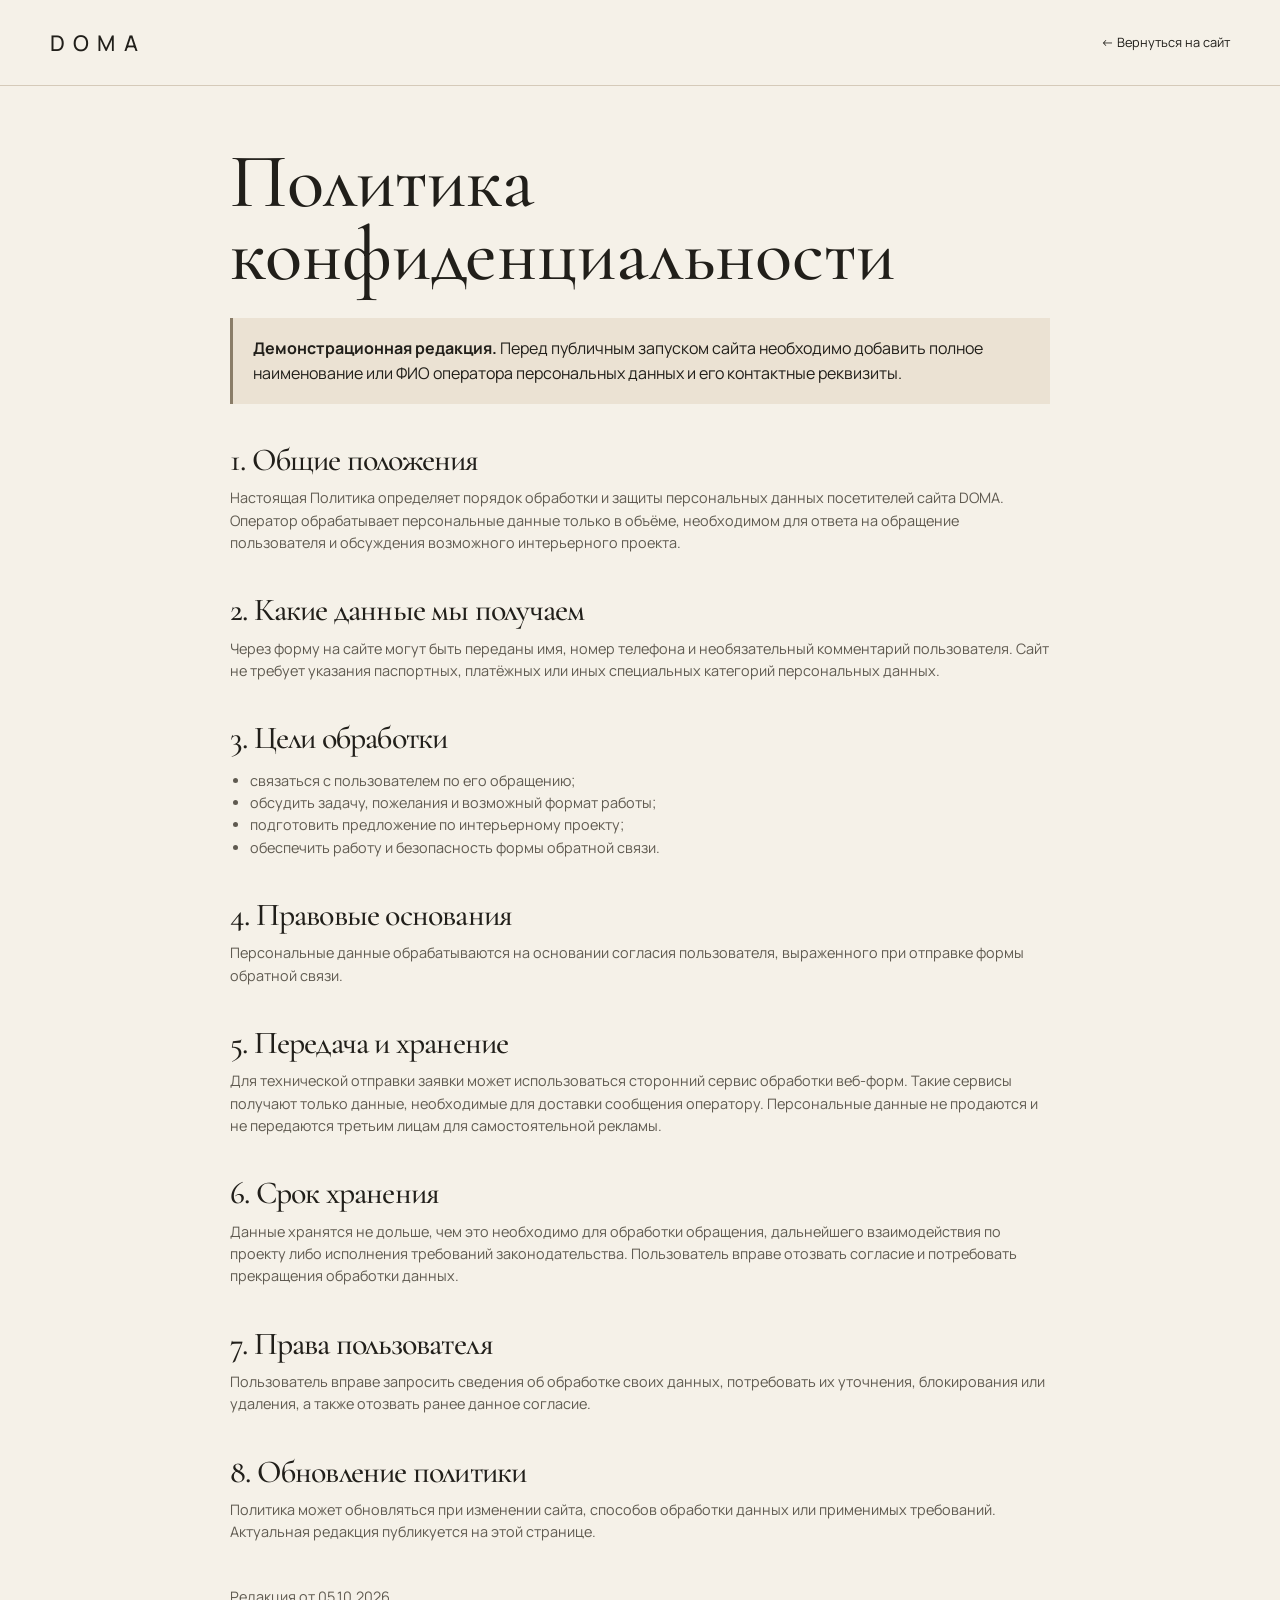
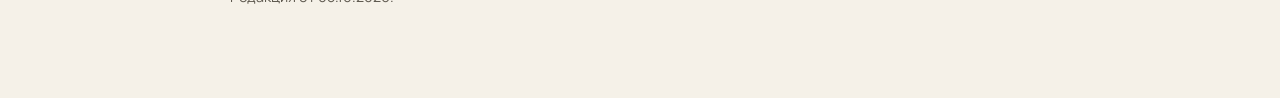
<file: privacy.html>
<!doctype html>
<html lang="ru">
<head>
  <meta charset="utf-8">
  <meta name="viewport" content="width=device-width, initial-scale=1">
  <title>Политика конфиденциальности — DOMA</title>
  <link rel="preconnect" href="https://fonts.googleapis.com">
  <link rel="preconnect" href="https://fonts.gstatic.com" crossorigin>
  <link href="https://fonts.googleapis.com/css2?family=Cormorant+Garamond:wght@400;500;600&family=Manrope:wght@400;500;600&display=swap" rel="stylesheet">
  <link rel="stylesheet" href="styles.css">
</head>
<body class="legal-page">
  <header class="legal-header">
    <div class="container"><a class="brand" href="index.html">DOMA</a><a class="legal-back" href="index.html#contacts">← Вернуться на сайт</a></div>
  </header>
  <main class="legal-main">
    <div class="container legal-content">
      <h1>Политика конфиденциальности</h1>
      <div class="legal-note"><strong>Демонстрационная редакция.</strong> Перед публичным запуском сайта необходимо добавить полное наименование или ФИО оператора персональных данных и его контактные реквизиты.</div>

      <h2>1. Общие положения</h2>
      <p>Настоящая Политика определяет порядок обработки и защиты персональных данных посетителей сайта DOMA. Оператор обрабатывает персональные данные только в объёме, необходимом для ответа на обращение пользователя и обсуждения возможного интерьерного проекта.</p>

      <h2>2. Какие данные мы получаем</h2>
      <p>Через форму на сайте могут быть переданы имя, номер телефона и необязательный комментарий пользователя. Сайт не требует указания паспортных, платёжных или иных специальных категорий персональных данных.</p>

      <h2>3. Цели обработки</h2>
      <ul>
        <li>связаться с пользователем по его обращению;</li>
        <li>обсудить задачу, пожелания и возможный формат работы;</li>
        <li>подготовить предложение по интерьерному проекту;</li>
        <li>обеспечить работу и безопасность формы обратной связи.</li>
      </ul>

      <h2>4. Правовые основания</h2>
      <p>Персональные данные обрабатываются на основании согласия пользователя, выраженного при отправке формы обратной связи.</p>

      <h2>5. Передача и хранение</h2>
      <p>Для технической отправки заявки может использоваться сторонний сервис обработки веб-форм. Такие сервисы получают только данные, необходимые для доставки сообщения оператору. Персональные данные не продаются и не передаются третьим лицам для самостоятельной рекламы.</p>

      <h2>6. Срок хранения</h2>
      <p>Данные хранятся не дольше, чем это необходимо для обработки обращения, дальнейшего взаимодействия по проекту либо исполнения требований законодательства. Пользователь вправе отозвать согласие и потребовать прекращения обработки данных.</p>

      <h2>7. Права пользователя</h2>
      <p>Пользователь вправе запросить сведения об обработке своих данных, потребовать их уточнения, блокирования или удаления, а также отозвать ранее данное согласие.</p>

      <h2>8. Обновление политики</h2>
      <p>Политика может обновляться при изменении сайта, способов обработки данных или применимых требований. Актуальная редакция публикуется на этой странице.</p>

      <p style="margin-top:42px">Редакция от 05.10.2026.</p>
    </div>
  </main>
</body>
</html>
</file>
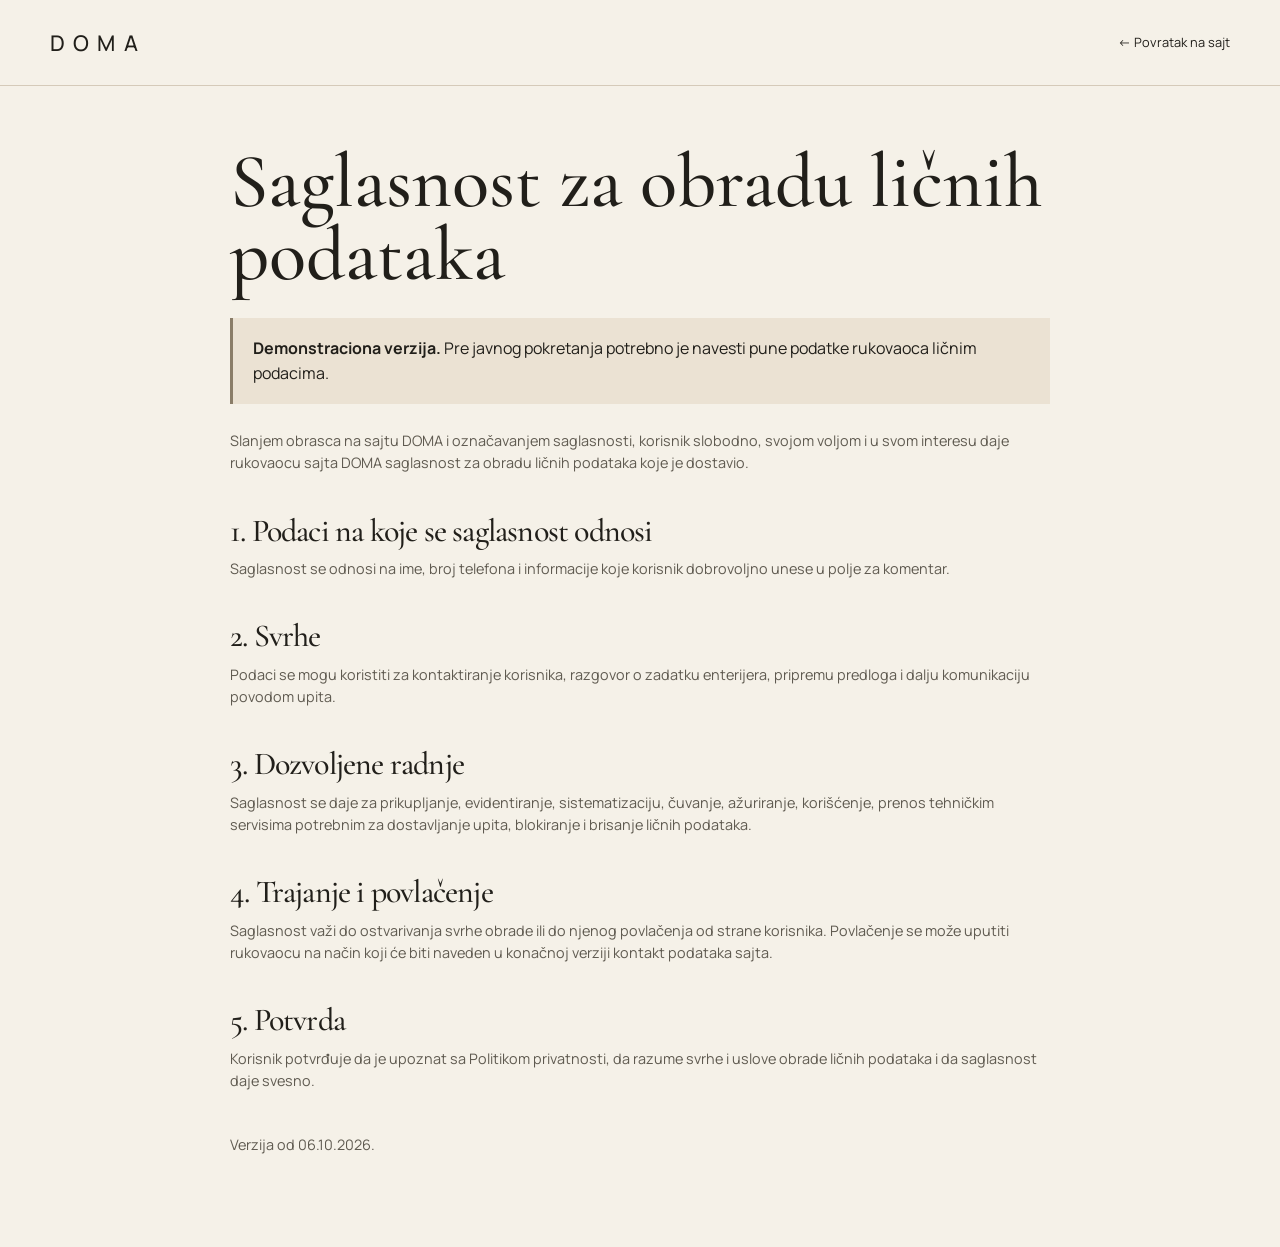
<file: sr/consent.html>
<!doctype html>
<html lang="sr-Latn">
<head>
  <meta charset="utf-8">
  <meta name="viewport" content="width=device-width, initial-scale=1">
  <title>Saglasnost za obradu ličnih podataka — DOMA</title>
  <link rel="preconnect" href="https://fonts.googleapis.com">
  <link rel="preconnect" href="https://fonts.gstatic.com" crossorigin>
  <link href="https://fonts.googleapis.com/css2?family=Cormorant+Garamond:wght@400;500;600&family=Manrope:wght@400;500;600&display=swap" rel="stylesheet">
  <link rel="stylesheet" href="../styles.css">
</head>
<body class="legal-page">
  <header class="legal-header">
    <div class="container"><a class="brand" href="index.html">DOMA</a><a class="legal-back" href="index.html#contacts">← Povratak na sajt</a></div>
  </header>
  <main class="legal-main">
    <div class="container legal-content">
      <h1>Saglasnost za obradu ličnih podataka</h1>
      <div class="legal-note"><strong>Demonstraciona verzija.</strong> Pre javnog pokretanja potrebno je navesti pune podatke rukovaoca ličnim podacima.</div>

      <p>Slanjem obrasca na sajtu DOMA i označavanjem saglasnosti, korisnik slobodno, svojom voljom i u svom interesu daje rukovaocu sajta DOMA saglasnost za obradu ličnih podataka koje je dostavio.</p>

      <h2>1. Podaci na koje se saglasnost odnosi</h2>
      <p>Saglasnost se odnosi na ime, broj telefona i informacije koje korisnik dobrovoljno unese u polje za komentar.</p>

      <h2>2. Svrhe</h2>
      <p>Podaci se mogu koristiti za kontaktiranje korisnika, razgovor o zadatku enterijera, pripremu predloga i dalju komunikaciju povodom upita.</p>

      <h2>3. Dozvoljene radnje</h2>
      <p>Saglasnost se daje za prikupljanje, evidentiranje, sistematizaciju, čuvanje, ažuriranje, korišćenje, prenos tehničkim servisima potrebnim za dostavljanje upita, blokiranje i brisanje ličnih podataka.</p>

      <h2>4. Trajanje i povlačenje</h2>
      <p>Saglasnost važi do ostvarivanja svrhe obrade ili do njenog povlačenja od strane korisnika. Povlačenje se može uputiti rukovaocu na način koji će biti naveden u konačnoj verziji kontakt podataka sajta.</p>

      <h2>5. Potvrda</h2>
      <p>Korisnik potvrđuje da je upoznat sa Politikom privatnosti, da razume svrhe i uslove obrade ličnih podataka i da saglasnost daje svesno.</p>

      <p style="margin-top:42px">Verzija od 06.10.2026.</p>
    </div>
  </main>
</body>
</html>
</file>
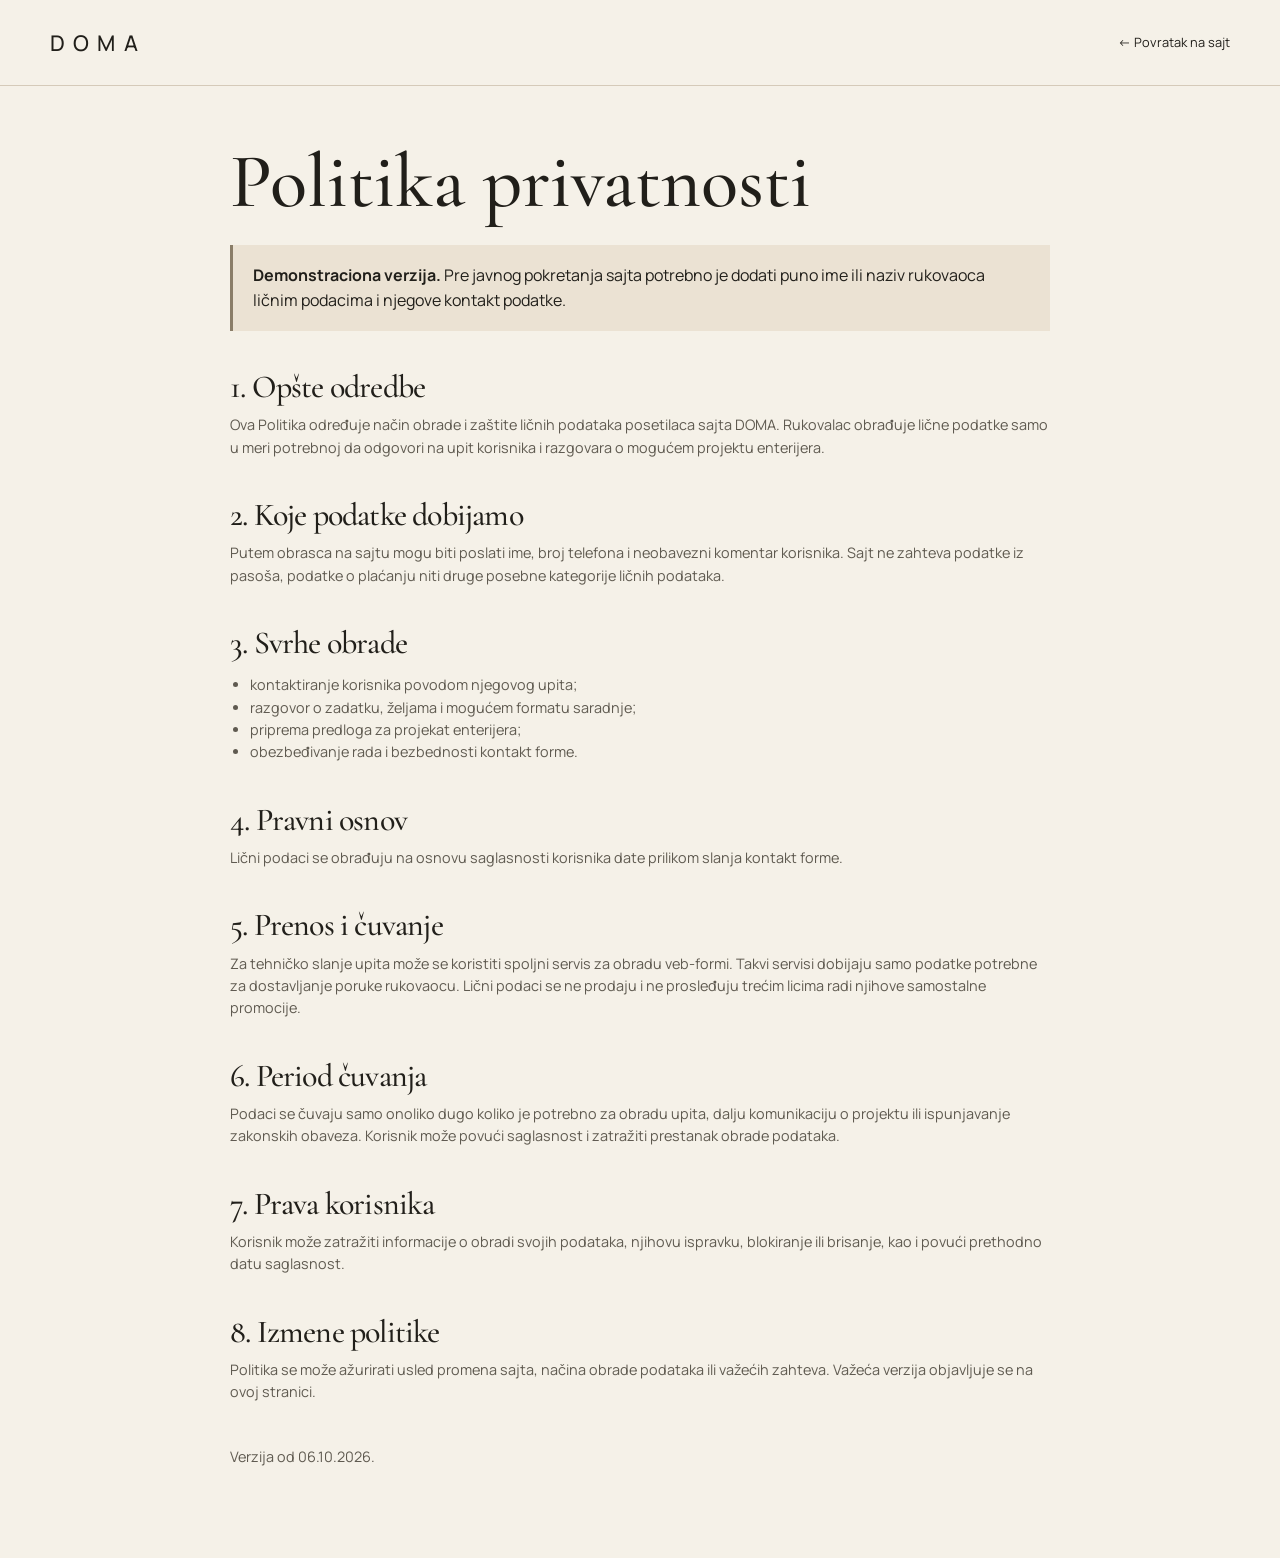
<file: sr/privacy.html>
<!doctype html>
<html lang="sr-Latn">
<head>
  <meta charset="utf-8">
  <meta name="viewport" content="width=device-width, initial-scale=1">
  <title>Politika privatnosti — DOMA</title>
  <link rel="preconnect" href="https://fonts.googleapis.com">
  <link rel="preconnect" href="https://fonts.gstatic.com" crossorigin>
  <link href="https://fonts.googleapis.com/css2?family=Cormorant+Garamond:wght@400;500;600&family=Manrope:wght@400;500;600&display=swap" rel="stylesheet">
  <link rel="stylesheet" href="../styles.css">
</head>
<body class="legal-page">
  <header class="legal-header">
    <div class="container"><a class="brand" href="index.html">DOMA</a><a class="legal-back" href="index.html#contacts">← Povratak na sajt</a></div>
  </header>
  <main class="legal-main">
    <div class="container legal-content">
      <h1>Politika privatnosti</h1>
      <div class="legal-note"><strong>Demonstraciona verzija.</strong> Pre javnog pokretanja sajta potrebno je dodati puno ime ili naziv rukovaoca ličnim podacima i njegove kontakt podatke.</div>

      <h2>1. Opšte odredbe</h2>
      <p>Ova Politika određuje način obrade i zaštite ličnih podataka posetilaca sajta DOMA. Rukovalac obrađuje lične podatke samo u meri potrebnoj da odgovori na upit korisnika i razgovara o mogućem projektu enterijera.</p>

      <h2>2. Koje podatke dobijamo</h2>
      <p>Putem obrasca na sajtu mogu biti poslati ime, broj telefona i neobavezni komentar korisnika. Sajt ne zahteva podatke iz pasoša, podatke o plaćanju niti druge posebne kategorije ličnih podataka.</p>

      <h2>3. Svrhe obrade</h2>
      <ul>
        <li>kontaktiranje korisnika povodom njegovog upita;</li>
        <li>razgovor o zadatku, željama i mogućem formatu saradnje;</li>
        <li>priprema predloga za projekat enterijera;</li>
        <li>obezbeđivanje rada i bezbednosti kontakt forme.</li>
      </ul>

      <h2>4. Pravni osnov</h2>
      <p>Lični podaci se obrađuju na osnovu saglasnosti korisnika date prilikom slanja kontakt forme.</p>

      <h2>5. Prenos i čuvanje</h2>
      <p>Za tehničko slanje upita može se koristiti spoljni servis za obradu veb-formi. Takvi servisi dobijaju samo podatke potrebne za dostavljanje poruke rukovaocu. Lični podaci se ne prodaju i ne prosleđuju trećim licima radi njihove samostalne promocije.</p>

      <h2>6. Period čuvanja</h2>
      <p>Podaci se čuvaju samo onoliko dugo koliko je potrebno za obradu upita, dalju komunikaciju o projektu ili ispunjavanje zakonskih obaveza. Korisnik može povući saglasnost i zatražiti prestanak obrade podataka.</p>

      <h2>7. Prava korisnika</h2>
      <p>Korisnik može zatražiti informacije o obradi svojih podataka, njihovu ispravku, blokiranje ili brisanje, kao i povući prethodno datu saglasnost.</p>

      <h2>8. Izmene politike</h2>
      <p>Politika se može ažurirati usled promena sajta, načina obrade podataka ili važećih zahteva. Važeća verzija objavljuje se na ovoj stranici.</p>

      <p style="margin-top:42px">Verzija od 06.10.2026.</p>
    </div>
  </main>
</body>
</html>
</file>
<file: styles.css>
:root {
  --ink: #211f1a;
  --soft-ink: #5f5a50;
  --paper: #f4f0e8;
  --paper-2: #ece5d8;
  --line: #d5cab9;
  --green: #71856f;
  --green-dark: #566a55;
  --dark: #2c2b21;
  --white: #fffdf7;
  --serif: "Cormorant Garamond", Georgia, serif;
  --sans: "Manrope", Arial, sans-serif;
  --shadow: 0 16px 60px rgba(31, 25, 17, .12);
}

* { box-sizing: border-box; }
html { scroll-behavior: smooth; scroll-padding-top: 88px; }
body {
  margin: 0;
  color: var(--ink);
  background: var(--paper);
  font-family: var(--sans);
  font-size: 16px;
  line-height: 1.55;
  -webkit-font-smoothing: antialiased;
}
img { display: block; max-width: 100%; }
a { color: inherit; }
:focus-visible { outline: 2px solid var(--green-dark); outline-offset: 3px; }
.site-header :focus-visible, .contact-section :focus-visible { outline-color: var(--white); }
.skip-link { position: fixed; z-index: 100; top: 10px; left: 10px; padding: 10px 14px; border-radius: 6px; background: var(--white); color: var(--ink); text-decoration: none; transform: translateY(-160%); transition: transform .18s ease; }
.skip-link:focus { transform: translateY(0); }
button, input, textarea { font: inherit; }
button { color: inherit; }
.container { width: min(1180px, calc(100% - 48px)); margin-inline: auto; }
.section { padding: 74px 0; }
h1, h2, h3 { font-family: var(--serif); font-weight: 500; margin: 0; }
h2 { font-size: clamp(2.2rem, 4vw, 4.2rem); line-height: .98; letter-spacing: -.025em; }
h3 { font-size: 1.72rem; line-height: 1.04; }
p { margin: 0; }

.site-header {
  position: absolute;
  z-index: 20;
  top: 0;
  left: 0;
  right: 0;
  color: var(--white);
  padding: 18px 0;
}
.header-row { display: flex; align-items: center; gap: 26px; }
.brand {
  font-family: var(--sans);
  font-weight: 500;
  letter-spacing: .38em;
  text-decoration: none;
  font-size: 1.35rem;
  white-space: nowrap;
}
.main-nav { display: flex; gap: 24px; margin-left: 34px; }
.main-nav a, .footer-nav a { text-decoration: none; font-size: .82rem; opacity: .92; }
.main-nav a:hover, .footer-nav a:hover { opacity: .65; }
.header-meta { display: flex; align-items: center; gap: 18px; margin-left: auto; font-size: .75rem; }
.language-switch { display: flex; gap: 10px; font-size: .7rem; letter-spacing: .05em; }
.language-switch a { color: inherit; text-decoration: none; opacity: .68; }
.language-switch a:hover { opacity: 1; }
.language-switch a.active { opacity: 1; text-decoration: underline; text-underline-offset: 4px; }
.header-phone { white-space: nowrap; opacity: .92; text-decoration: none; }
.menu-toggle { display: none; }

.button {
  display: inline-flex;
  align-items: center;
  justify-content: center;
  gap: 14px;
  border: 0;
  border-radius: 999px;
  padding: 14px 26px;
  background: var(--green);
  color: #fff;
  text-decoration: none;
  cursor: pointer;
  transition: transform .2s ease, background .2s ease;
}
.button:hover { background: var(--green-dark); transform: translateY(-1px); }
.button-small { padding: 10px 18px; font-size: .75rem; }

.hero { min-height: 650px; position: relative; display: grid; align-items: center; overflow: hidden; color: var(--white); }
.hero-media {
  position: absolute; inset: 0;
  width: 100%; height: 100%; max-width: none;
  object-fit: cover; object-position: center center;
  transform: scale(1.035);
}
.hero-shade {
  position: absolute; inset: 0;
  background: linear-gradient(90deg, rgba(20,17,12,.84) 0%, rgba(20,17,12,.62) 36%, rgba(20,17,12,.16) 65%, rgba(20,17,12,.06) 100%);
}
.hero-content { position: relative; z-index: 1; padding-top: 70px; }
.eyebrow { font-size: .72rem; text-transform: uppercase; letter-spacing: .16em; opacity: .76; margin-bottom: 22px; }
.eyebrow.dark { color: var(--soft-ink); }
.hero h1 { font-size: clamp(3.5rem, 7.3vw, 7.1rem); line-height: .84; letter-spacing: -.025em; max-width: 760px; }
.hero-lead { font-family: var(--serif); font-size: clamp(1.15rem, 2vw, 1.6rem); margin: 28px 0 32px; }

.intro { background: #f8f5ef; border-bottom: 1px solid rgba(100,89,70,.08); }
.intro-inner { text-align: center; max-width: 970px; }
.intro h2 { font-size: clamp(2.4rem, 4vw, 4rem); }
.intro p { max-width: 850px; margin: 18px auto 0; color: var(--soft-ink); font-size: 1rem; }

.section-heading-row { display: flex; align-items: end; justify-content: space-between; gap: 30px; margin-bottom: 32px; }
.quiet-link { color: var(--soft-ink); font-size: .8rem; padding-bottom: 8px; }
.direction-grid {
  display: grid;
  grid-template-columns: repeat(5, minmax(0, 1fr));
  gap: 16px;
  align-items: start;
}
.direction-card { min-width: 0; }
.direction-card img {
  display: block;
  width: 100%;
  height: auto !important;
  max-height: none;
  aspect-ratio: auto;
  object-fit: contain;
  object-position: center;
  image-rendering: auto;
}
.direction-number { margin-top: 14px; font-size: .68rem; color: var(--soft-ink); }
.direction-card h3 { font-size: 1.6rem; margin-top: 4px; }
.direction-card p { color: var(--soft-ink); font-size: .78rem; margin-top: 8px; line-height: 1.5; }

.services { background: #f8f5ef; padding-top: 62px; padding-bottom: 62px; }
.services h2 { margin-bottom: 34px; }
.service-grid { display: grid; grid-template-columns: repeat(3, 1fr); }
.service-item { display: grid; grid-template-columns: 68px 1fr; gap: 20px; padding: 12px 32px; border-right: 1px solid var(--line); }
.service-item:first-child { padding-left: 0; }
.service-item:last-child { border-right: 0; padding-right: 0; }
.service-item svg { width: 58px; height: 58px; fill: none; stroke: currentColor; stroke-width: 1.5; }
.service-item h3 { font-size: 1.55rem; }
.service-item p { color: var(--soft-ink); font-size: .82rem; margin-top: 8px; }

.craft-section { background: #efe7da; }
.craft-grid { display: grid; grid-template-columns: 1.05fr .78fr 1.2fr; align-items: stretch; }
.restoration-visual {
  display: flex;
  align-items: center;
  justify-content: center;
  background: transparent;
  overflow: hidden;
}
.restoration-compare {
  --position: 50%;
  position: relative;
  width: 100%;
  aspect-ratio: 1420 / 1003;
  overflow: hidden;
  cursor: ew-resize;
  user-select: none;
  touch-action: pan-y;
  background: #d9c9b4;
}
.restoration-image {
  position: absolute;
  inset: 0;
  display: block;
  width: 100%;
  height: 100%;
  max-width: none;
  object-fit: cover;
  pointer-events: none;
}
.restoration-before-wrap {
  position: absolute;
  inset: 0;
  overflow: hidden;
  clip-path: inset(0 calc(100% - var(--position)) 0 0);
}
.restoration-label {
  position: absolute;
  z-index: 3;
  top: 18px;
  padding: 7px 12px;
  border-radius: 999px;
  background: rgba(247, 242, 233, .86);
  color: #312a21;
  font-family: var(--serif);
  font-size: 1rem;
  line-height: 1;
  pointer-events: none;
  backdrop-filter: blur(5px);
}
.restoration-label-before { left: 18px; }
.restoration-label-after { right: 18px; }
.restoration-divider {
  position: absolute;
  z-index: 4;
  top: 0;
  bottom: 0;
  left: var(--position);
  width: 2px;
  background: rgba(255,255,255,.94);
  transform: translateX(-1px);
  pointer-events: none;
}
.restoration-handle {
  position: absolute;
  top: 50%;
  left: 50%;
  width: 58px;
  height: 58px;
  border-radius: 50%;
  border: 1px solid rgba(70,58,43,.22);
  background: rgba(248,244,237,.93);
  color: #5b5043;
  box-shadow: 0 10px 28px rgba(38,30,21,.18);
  display: flex;
  align-items: center;
  justify-content: center;
  gap: 8px;
  font-family: var(--sans);
  font-size: 1.7rem;
  line-height: 1;
  transform: translate(-50%, -50%);
}
.restoration-range {
  position: absolute;
  z-index: 5;
  inset: 0;
  width: 100%;
  height: 100%;
  margin: 0;
  opacity: 0;
  cursor: ew-resize;
}
.restoration-compare:focus-within {
  outline: 2px solid var(--green-dark);
  outline-offset: 3px;
}
.restoration-compare:focus-within .restoration-handle {
  box-shadow: 0 0 0 3px rgba(255,255,255,.85), 0 10px 28px rgba(38,30,21,.2);
}
.craft-copy { padding: 52px 42px; display: flex; flex-direction: column; justify-content: center; }
.craft-copy h2, .technology-card h2 { font-size: clamp(2.1rem, 3.3vw, 3.35rem); }
.craft-copy > p:not(.eyebrow), .technology-card p { color: var(--soft-ink); font-size: .88rem; margin-top: 22px; }
.text-button { align-self: flex-start; margin-top: 28px; text-decoration: none; border-bottom: 1px solid var(--ink); padding-bottom: 5px; font-size: .82rem; }
.technology-card { background: #e9dfcf; position: relative; display: flex; flex-direction: column; overflow: hidden; }
.technology-copy { padding: 46px 42px 24px; position: relative; z-index: 2; }
.technology-card img {
  display: block;
  width: calc(100% - 48px);
  height: auto;
  max-height: none;
  margin: auto 24px 24px;
  object-fit: contain;
  object-position: center center;
}

.process { background: #faf7f0; padding-top: 58px; }
.process-heading { align-items: center; margin-bottom: 30px; }
.process-heading p { color: var(--soft-ink); font-size: .8rem; }
.process-list { list-style: none; padding: 0; margin: 0; display: grid; grid-template-columns: repeat(5, 1fr); gap: 24px; }
.process-list li { position: relative; padding-top: 42px; }
.process-list li::before { content: ""; position: absolute; left: 45px; right: -15px; top: 18px; height: 1px; background: var(--line); }
.process-list li:last-child::before { display: none; }
.process-list span { position: absolute; top: 0; left: 0; width: 36px; height: 36px; border: 1px solid #9b8d78; border-radius: 50%; display: grid; place-items: center; font-family: var(--serif); }
.process-list h3 { font-size: 1.38rem; }
.process-list p { font-size: .75rem; color: var(--soft-ink); margin-top: 7px; }

.contact-section { position: relative; color: var(--white); min-height: 390px; overflow: hidden; }
.contact-media {
  position: absolute; inset: 0;
  width: 100%; height: 100%; max-width: none;
  object-fit: cover; object-position: center center;
  background: #2b2c23;
}
.contact-shade {
  position: absolute;
  inset: 0;
  background: linear-gradient(90deg, rgba(24,21,15,.30) 0%, rgba(28,27,21,.58) 42%, rgba(36,37,29,.94) 64%, rgba(36,37,29,.99) 100%);
}
.contact-grid { position: relative; z-index: 2; min-height: 390px; display: grid; grid-template-columns: 1fr 1fr; align-items: center; gap: 80px; padding-top: 58px; padding-bottom: 58px; }
.contact-copy { max-width: 540px; margin-left: 35%; }
.contact-copy h2 { font-size: clamp(2.5rem, 4.4vw, 4.6rem); }
.contact-copy > p:not(.eyebrow) { margin-top: 18px; max-width: 470px; opacity: .86; font-size: .88rem; }
.contact-notes { display: flex; flex-wrap: wrap; gap: 16px; margin-top: 24px; font-size: .75rem; opacity: .86; }
.contact-notes a { text-decoration: none; border-bottom: 1px solid rgba(255,255,255,.35); padding-bottom: 2px; }

.lead-form { background: rgba(255,255,255,.06); border: 1px solid rgba(255,255,255,.12); padding: 26px; border-radius: 8px; backdrop-filter: blur(8px); box-shadow: var(--shadow); }
.lead-form label { display: block; font-size: .7rem; color: rgba(255,255,255,.72); margin-bottom: 14px; }
.lead-form input[type="text"], .lead-form input[type="tel"], .lead-form textarea {
  width: 100%; margin-top: 6px; border: 1px solid rgba(255,255,255,.13); background: rgba(255,255,255,.08); color: #fff; padding: 12px 13px; border-radius: 4px; outline: none;
}
.lead-form input:focus, .lead-form textarea:focus { border-color: rgba(255,255,255,.45); }
.lead-form ::placeholder { color: rgba(255,255,255,.42); }
.optional-toggle { width: 100%; background: transparent; color: rgba(255,255,255,.72); border: 0; border-top: 1px solid rgba(255,255,255,.12); border-bottom: 1px solid rgba(255,255,255,.12); padding: 12px 0; text-align: left; cursor: pointer; display: flex; justify-content: space-between; gap: 20px; font-size: .75rem; margin-bottom: 14px; }
.optional { opacity: .6; margin-left: 4px; }
.consent-row { display: grid !important; grid-template-columns: 18px 1fr; gap: 10px; align-items: start; line-height: 1.45; font-size: .66rem !important; }
.consent-row input { margin: 2px 0 0; }
.consent-row a { text-underline-offset: 2px; }
.form-submit { width: 100%; margin-top: 6px; }
.form-status { min-height: 20px; margin-top: 12px; font-size: .72rem; color: #e9e0cf; }
.honey { position: absolute !important; left: -9999px !important; opacity: 0 !important; }

.footer { background: #f4f0e8; padding: 28px 0; }
.footer-row { display: grid; grid-template-columns: 1fr auto 1fr; align-items: center; gap: 28px; }
.footer-brand { font-size: 1rem; }
.footer-tagline { color: var(--soft-ink); font-family: var(--serif); font-size: .82rem; margin-top: 2px; }
.footer-nav { display: flex; gap: 22px; }
.footer-legal { justify-self: end; display: flex; flex-direction: column; align-items: flex-end; gap: 3px; color: var(--soft-ink); font-size: .64rem; }
.footer-legal a { text-underline-offset: 3px; }

.legal-page { background: #f5f1e8; min-height: 100vh; }
.legal-header { padding: 26px 0; border-bottom: 1px solid var(--line); }
.legal-header .container { display: flex; justify-content: space-between; align-items: center; }
.legal-back { font-size: .8rem; text-decoration: none; }
.legal-main { padding: 60px 0 90px; }
.legal-content { max-width: 820px; }
.legal-content h1 { font-size: clamp(2.8rem, 6vw, 5rem); line-height: .95; }
.legal-content h2 { font-size: 2rem; margin: 40px 0 12px; }
.legal-content p, .legal-content li { color: var(--soft-ink); font-size: .9rem; }
.legal-content ul { padding-left: 20px; }
.legal-note { margin: 26px 0; padding: 18px 20px; background: #ebe2d3; border-left: 3px solid #8a7d68; }

@media (min-width: 1600px) {
  .container { width: min(1260px, calc(100% - 96px)); }
  .direction-grid { gap: 20px; }
}
@media (max-width: 1040px) {
  .main-nav { display: none; position: absolute; top: 66px; left: 24px; right: 24px; margin: 0; padding: 20px; background: rgba(30,28,23,.96); border-radius: 8px; flex-direction: column; }
  .main-nav.open { display: flex; }
  .menu-toggle { margin-left: auto; display: grid; gap: 5px; width: 36px; height: 36px; place-content: center; border: 0; background: transparent; color: inherit; }
  .menu-toggle span { display: block; width: 22px; height: 1px; background: currentColor; }
  .header-meta { margin-left: 0; }
  .header-phone { display: none; }
  .direction-grid { grid-template-columns: repeat(3, 1fr); row-gap: 32px; }
  .service-grid { grid-template-columns: 1fr; gap: 20px; }
  .service-item { border-right: 0; border-bottom: 1px solid var(--line); padding: 20px 0; }
  .craft-grid { grid-template-columns: 1fr 1fr; }
  .technology-card { grid-column: 1 / -1; display: grid; grid-template-columns: 1fr 1.1fr; }
  .technology-card img { width: calc(100% - 48px); height: auto; min-height: 0; margin: auto 24px 24px; align-self: end; object-fit: contain; object-position: center; }
  .process-list { grid-template-columns: repeat(3, 1fr); }
  .process-list li::before { display: none; }
  .contact-copy { margin-left: 0; }
  .footer-row { grid-template-columns: 1fr 1fr; }
  .footer-nav { display: none; }
}

@media (max-width: 720px) {
  .container { width: min(100% - 30px, 1180px); }
  .site-header { padding-top: 14px; }
  .header-meta .button-small { display: none; }
  .hero { min-height: 670px; align-items: end; }
  .hero-media { object-position: 58% center; }
  .hero-shade { background: linear-gradient(0deg, rgba(17,15,11,.92) 0%, rgba(17,15,11,.58) 58%, rgba(17,15,11,.16) 100%); }
  .hero-content { padding: 0 0 66px; }
  .hero h1 { font-size: clamp(3.15rem, 15vw, 5.3rem); }
  .section { padding: 56px 0; }
  .intro { padding: 48px 0; }
  .section-heading-row { display: block; }
  .quiet-link { display: block; margin-top: 12px; }
  .direction-grid { display: flex; overflow-x: auto; scroll-snap-type: x mandatory; gap: 14px; padding-bottom: 12px; margin-right: -15px; }
  .direction-card { min-width: 78vw; scroll-snap-align: start; }
  .direction-card img { width: 100%; height: auto !important; aspect-ratio: auto; object-fit: contain; }
  .services h2 { font-size: 2.7rem; }
  .craft-grid { grid-template-columns: 1fr; }
  .restoration-compare { width: 100%; }
  .restoration-label { top: 12px; padding: 6px 10px; font-size: .88rem; }
  .restoration-label-before { left: 12px; }
  .restoration-label-after { right: 12px; }
  .restoration-handle { width: 50px; height: 50px; font-size: 1.45rem; }
  .craft-copy { padding: 38px 24px 48px; }
  .technology-card { grid-column: auto; grid-template-columns: 1fr; }
  .technology-copy { padding: 38px 24px 22px; }
  .technology-card img { min-height: 0; height: auto; width: calc(100% - 32px); margin: 0 16px 24px; object-fit: contain; object-position: center; }
  .process-heading p { margin-top: 12px; }
  .process-list { grid-template-columns: 1fr; gap: 14px; }
  .process-list li { border-top: 1px solid var(--line); padding: 18px 0 18px 52px; }
  .process-list span { top: 18px; }
  .contact-media { object-position: 42% center; }
  .contact-shade { background: linear-gradient(180deg, rgba(20,18,13,.30) 0%, rgba(39,39,31,.76) 34%, rgba(39,39,31,.97) 58%, rgba(39,39,31,1) 100%); }
  .contact-grid { grid-template-columns: 1fr; gap: 26px; padding-top: 190px; }
  .contact-copy { margin: 0; }
  .lead-form { padding: 20px; }
  .footer-row { grid-template-columns: 1fr; }
  .footer-legal { justify-self: start; align-items: flex-start; margin-top: 10px; }
}


@media (prefers-reduced-motion: reduce) {
  html { scroll-behavior: auto; }
  *, *::before, *::after { animation-duration: .01ms !important; animation-iteration-count: 1 !important; transition-duration: .01ms !important; }
  .button:hover { transform: none; }
}
</file>
